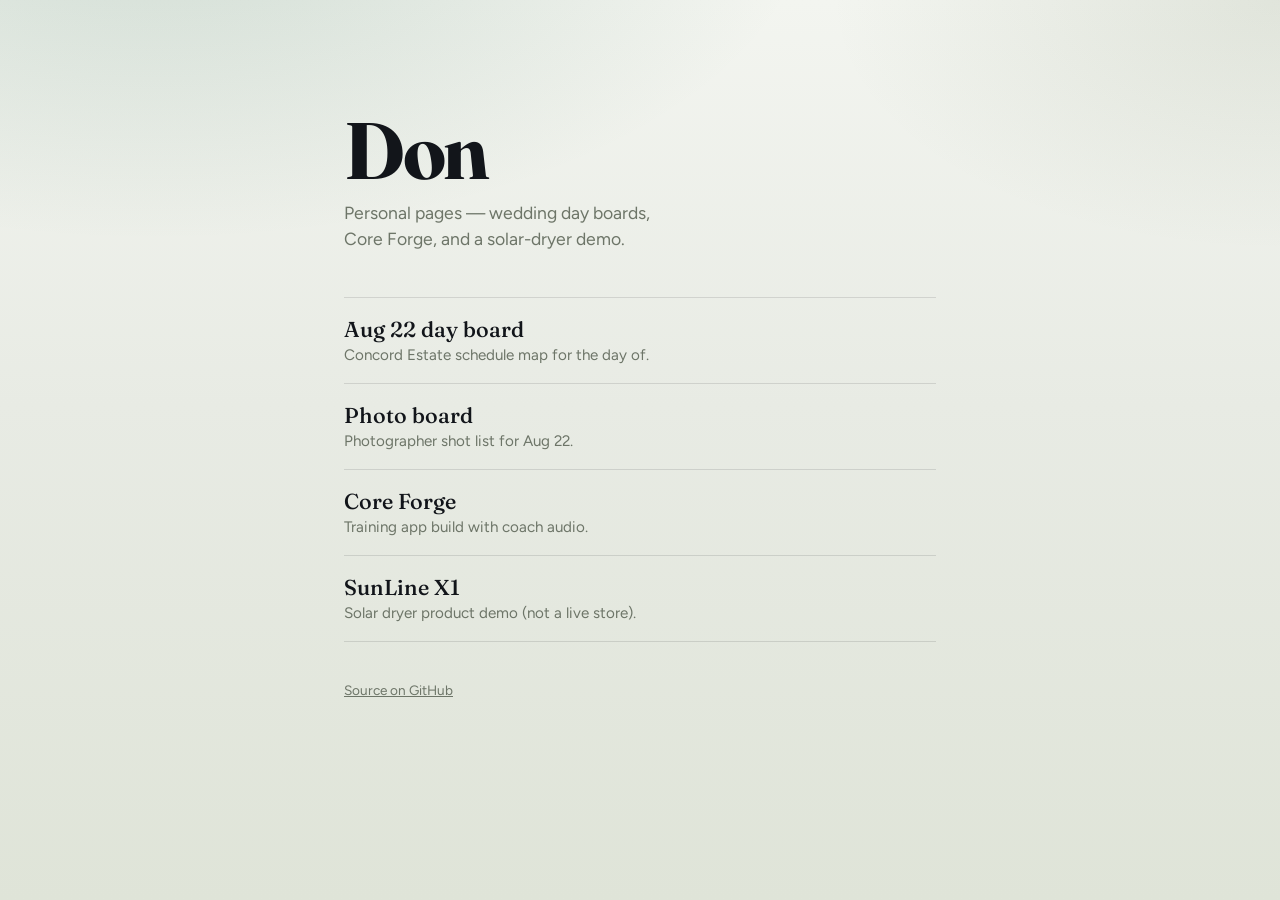
<file: index.html>
<!DOCTYPE html>
<html lang="en">
<head>
  <meta charset="UTF-8" />
  <meta name="viewport" content="width=device-width, initial-scale=1.0" />
  <title>Don — Pages</title>
  <meta name="description" content="Personal GitHub Pages for Don Hubbard." />
  <link rel="preconnect" href="https://fonts.googleapis.com" />
  <link rel="preconnect" href="https://fonts.gstatic.com" crossorigin />
  <link href="https://fonts.googleapis.com/css2?family=Fraunces:opsz,wght@9..144,500;9..144,700&family=Figtree:wght@400;500;600&display=swap" rel="stylesheet" />
  <style>
    :root {
      --ink: #12151a;
      --paper: #e8ebe4;
      --muted: #6d7568;
      --line: rgba(18, 21, 26, 0.12);
      --accent: #2f6b4f;
    }

    * { box-sizing: border-box; }

    body {
      margin: 0;
      min-height: 100dvh;
      color: var(--ink);
      font-family: Figtree, sans-serif;
      background:
        radial-gradient(1200px 600px at 12% -10%, rgba(47, 107, 79, 0.18), transparent 55%),
        radial-gradient(900px 500px at 100% 0%, rgba(90, 110, 70, 0.12), transparent 50%),
        linear-gradient(180deg, #f3f5f0 0%, var(--paper) 45%, #dfe4d8 100%);
    }

    main {
      max-width: 40rem;
      margin: 0 auto;
      padding: clamp(3.5rem, 12vw, 7rem) 1.5rem 4rem;
    }

    .brand {
      font-family: Fraunces, Georgia, serif;
      font-size: clamp(3.2rem, 12vw, 5rem);
      font-weight: 700;
      letter-spacing: -0.03em;
      line-height: 0.95;
      margin: 0 0 0.75rem;
      animation: rise 0.7s ease both;
    }

    .lede {
      margin: 0 0 2.75rem;
      max-width: 28ch;
      color: var(--muted);
      font-size: 1.1rem;
      line-height: 1.5;
      animation: rise 0.7s ease 0.08s both;
    }

    nav {
      display: grid;
      gap: 0;
      border-top: 1px solid var(--line);
      animation: rise 0.7s ease 0.16s both;
    }

    a.item {
      display: grid;
      gap: 0.2rem;
      padding: 1.15rem 0;
      border-bottom: 1px solid var(--line);
      color: inherit;
      text-decoration: none;
      transition: padding-left 0.2s ease, color 0.2s ease;
    }

    a.item:hover,
    a.item:focus-visible {
      color: var(--accent);
      padding-left: 0.4rem;
      outline: none;
    }

    .name {
      font-family: Fraunces, Georgia, serif;
      font-size: 1.35rem;
      font-weight: 500;
    }

    .desc {
      color: var(--muted);
      font-size: 0.95rem;
    }

    a.item:hover .desc,
    a.item:focus-visible .desc {
      color: inherit;
      opacity: 0.75;
    }

    footer {
      margin-top: 2.5rem;
      color: var(--muted);
      font-size: 0.85rem;
      animation: rise 0.7s ease 0.24s both;
    }

    footer a { color: inherit; }

    @keyframes rise {
      from { opacity: 0; transform: translateY(10px); }
      to { opacity: 1; transform: translateY(0); }
    }
  </style>
</head>
<body>
  <main>
    <h1 class="brand">Don</h1>
    <p class="lede">Personal pages — wedding day boards, Core Forge, and a solar-dryer demo.</p>
    <nav aria-label="Projects">
      <a class="item" href="aug22.html">
        <span class="name">Aug 22 day board</span>
        <span class="desc">Concord Estate schedule map for the day of.</span>
      </a>
      <a class="item" href="photo.html">
        <span class="name">Photo board</span>
        <span class="desc">Photographer shot list for Aug 22.</span>
      </a>
      <a class="item" href="coreforge/">
        <span class="name">Core Forge</span>
        <span class="desc">Training app build with coach audio.</span>
      </a>
      <a class="item" href="sunline/">
        <span class="name">SunLine X1</span>
        <span class="desc">Solar dryer product demo (not a live store).</span>
      </a>
    </nav>
    <footer>
      <a href="https://github.com/jetfan12345-hue/jetfan12345-hue.github.io">Source on GitHub</a>
    </footer>
  </main>
</body>
</html>
</file>
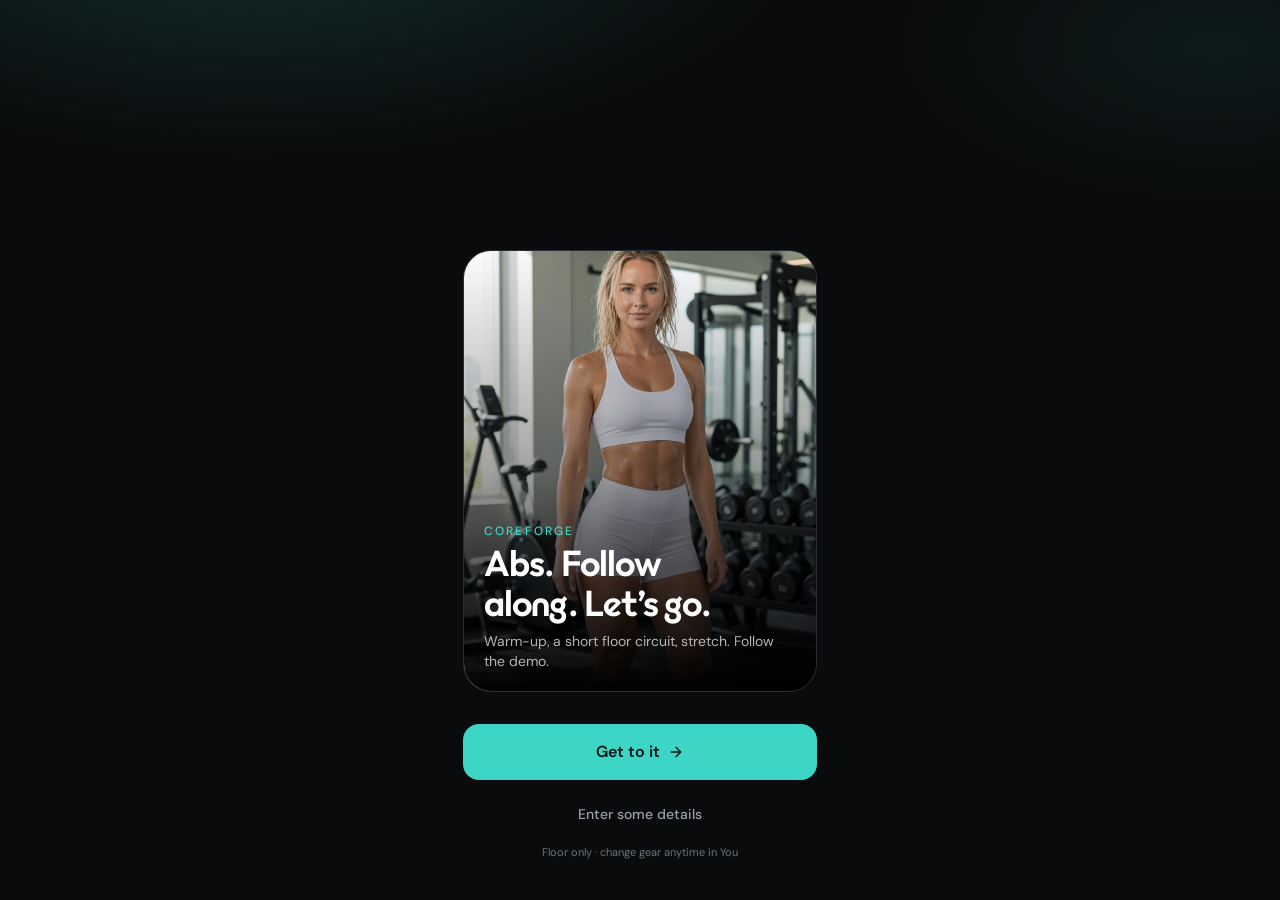
<file: coreforge/index.html>
<!doctype html>
<html lang="en">
  <head>
    <meta charset="utf-8" />
    <meta
      name="viewport"
      content="width=device-width, initial-scale=1, viewport-fit=cover"
    />
    <title>CoreForge — Ab Training</title>
    <meta
      name="description"
      content="Follow-along abs circuits with honest form demos, an optional 18+ trash-talk coach, and gear unlocks."
    />
    <meta name="theme-color" content="#0a0b0c" />
    <link rel="icon" href="data:," />
    <link
      rel="stylesheet"
      href="https://fonts.googleapis.com/css2?family=DM+Sans:ital,opsz,wght@0,9..40,400;0,9..40,500;0,9..40,600;0,9..40,700;1,9..40,400&family=Outfit:wght@500;600;700&display=swap"
    />
    <script type="module" crossorigin src="./assets/index.pages-DKYcb_m-.js"></script>
    <link rel="modulepreload" crossorigin href="./assets/jsx-runtime-KJkY8l8U.js">
    <link rel="modulepreload" crossorigin href="./assets/dist-BCTZPdD5.js">
    <link rel="modulepreload" crossorigin href="./assets/useStore-CfqQJmhs.js">
    <link rel="stylesheet" crossorigin href="./assets/index-DZV1_lYZ.css">
  </head>
  <body>
    <div id="root"></div>
  </body>
</html>
</file>
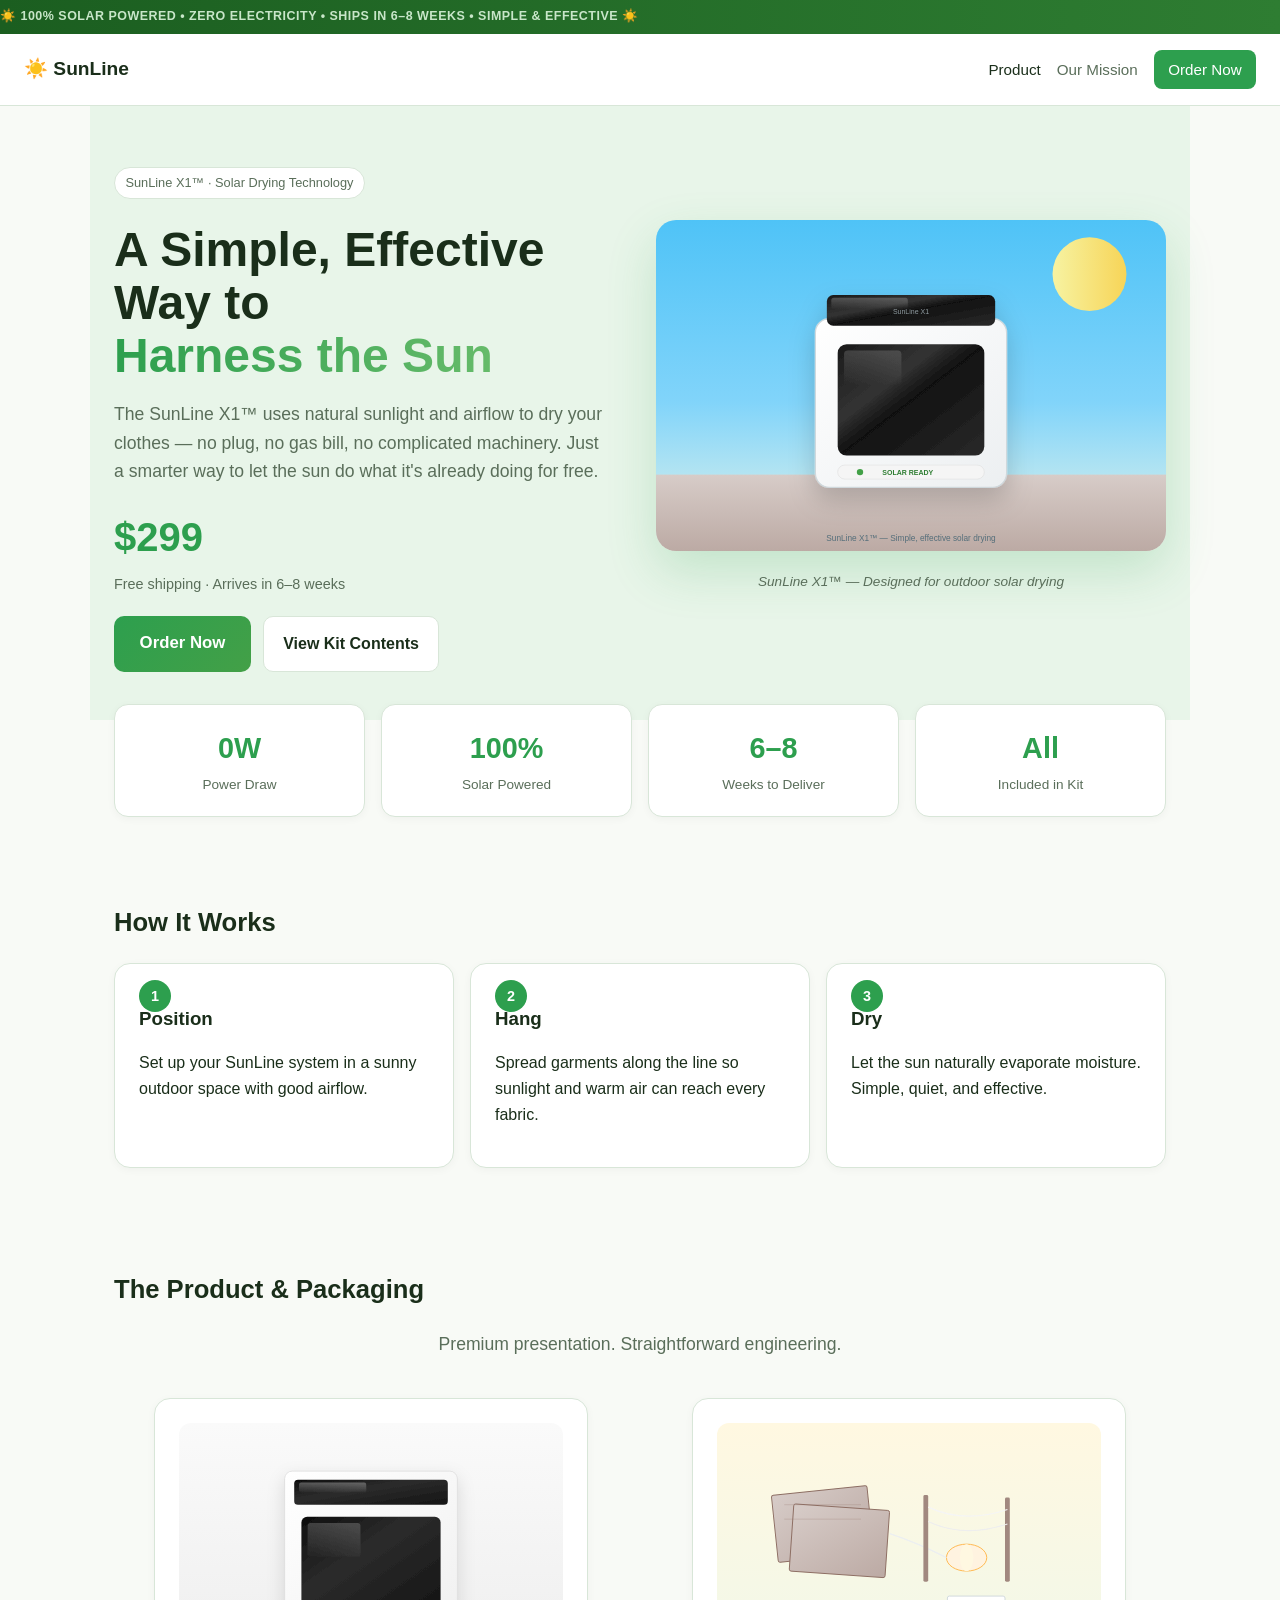
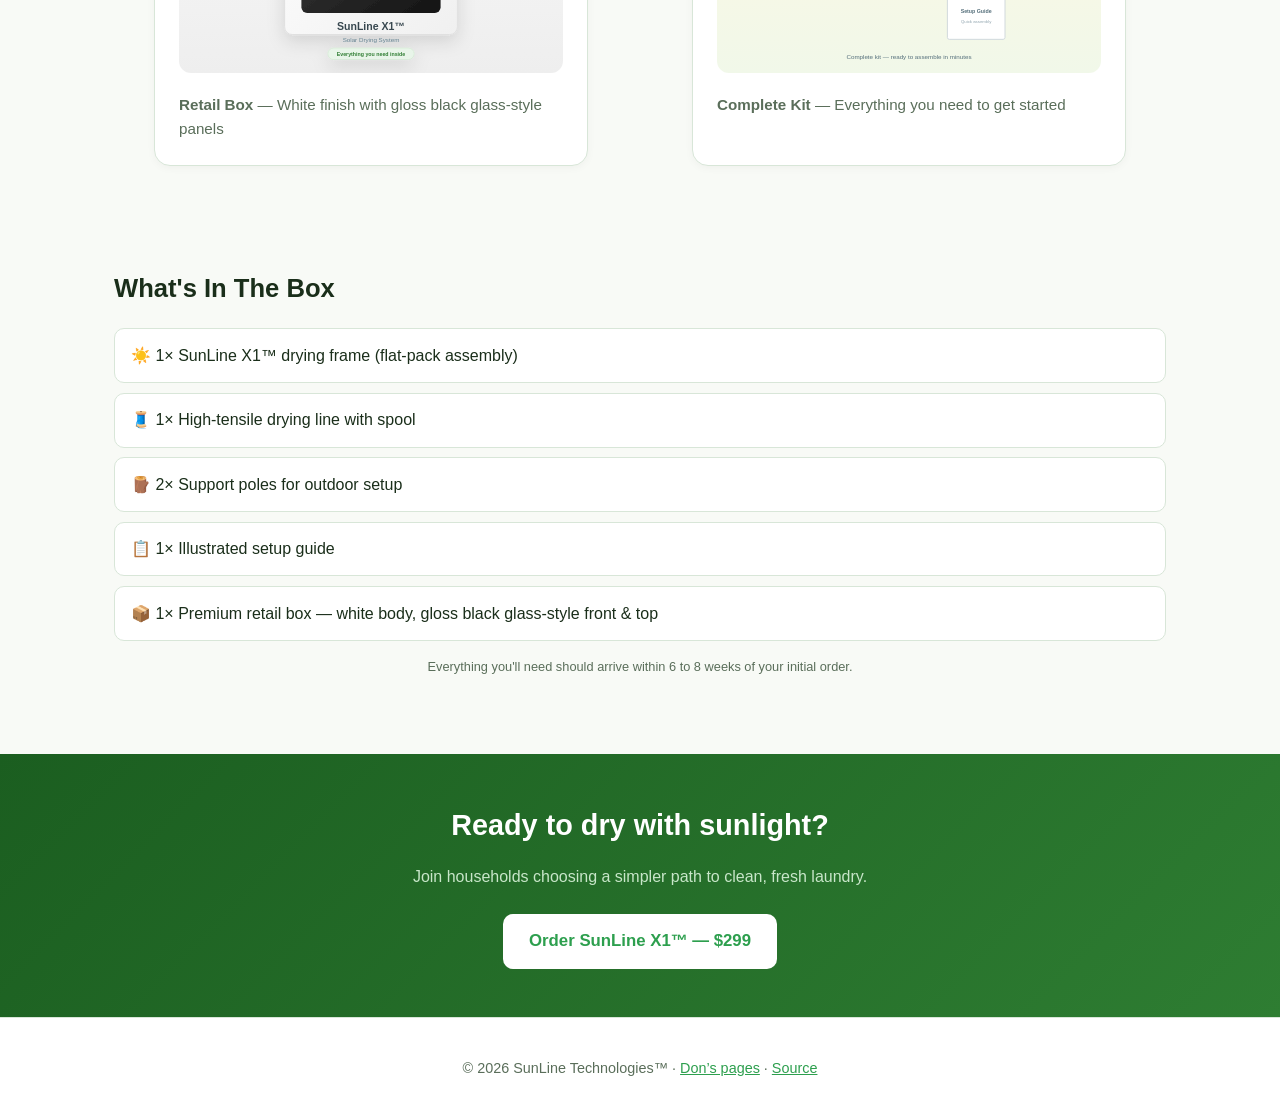
<file: sunline/index.html>
<!DOCTYPE html>
<html lang="en">
<head>
  <meta charset="UTF-8" />
  <meta name="viewport" content="width=device-width, initial-scale=1.0" />
  <title>SunLine X1™ — Solar-Powered Eco Dryer</title>
  <meta name="description" content="A simple, effective way to harness the sun's power for your laundry. Zero electricity. All sunshine." />
  <link rel="stylesheet" href="style.css" />
</head>
<body>
  <div class="marquee"><span>☀️ 100% SOLAR POWERED • ZERO ELECTRICITY • SHIPS IN 6–8 WEEKS • SIMPLE &amp; EFFECTIVE ☀️</span></div>

  <nav class="nav">
    <a class="logo" href="index.html">☀️ SunLine</a>
    <div class="links">
      <a href="index.html" class="active">Product</a>
      <a href="about.html">Our Mission</a>
      <a href="order.html" class="btn-nav">Order Now</a>
    </div>
  </nav>

  <main>
    <section class="hero">
      <div class="hero-text">
        <p class="badge">SunLine X1™ · Solar Drying Technology</p>
        <h1>A Simple, Effective Way to<br><span class="glow">Harness the Sun</span></h1>
        <p class="lead">
          The SunLine X1™ uses natural sunlight and airflow to dry your clothes —
          no plug, no gas bill, no complicated machinery. Just a smarter way to
          let the sun do what it's already doing for free.
        </p>
        <div class="price-row">
          <span class="price">$299</span>
          <span class="price-note">Free shipping · Arrives in 6–8 weeks</span>
        </div>
        <div class="actions">
          <a class="btn primary large" href="order.html">Order Now</a>
          <button class="btn" id="reality-toggle" type="button">View Kit Contents</button>
        </div>
      </div>
      <div class="hero-image">
        <img id="product-img" src="images/solar-dryer-hero.svg" alt="SunLine X1 solar dryer outdoors in sunlight" />
        <p id="img-caption" class="img-caption">SunLine X1™ — Designed for outdoor solar drying</p>
      </div>
    </section>

    <section class="stats">
      <div class="stat"><strong>0W</strong><span>Power Draw</span></div>
      <div class="stat"><strong>100%</strong><span>Solar Powered</span></div>
      <div class="stat"><strong>6–8</strong><span>Weeks to Deliver</span></div>
      <div class="stat"><strong>All</strong><span>Included in Kit</span></div>
    </section>

    <section class="page">
      <h2>How It Works</h2>
      <div class="steps">
        <article class="card step">
          <span class="step-num">1</span>
          <h3>Position</h3>
          <p>Set up your SunLine system in a sunny outdoor space with good airflow.</p>
        </article>
        <article class="card step">
          <span class="step-num">2</span>
          <h3>Hang</h3>
          <p>Spread garments along the line so sunlight and warm air can reach every fabric.</p>
        </article>
        <article class="card step">
          <span class="step-num">3</span>
          <h3>Dry</h3>
          <p>Let the sun naturally evaporate moisture. Simple, quiet, and effective.</p>
        </article>
      </div>
    </section>

    <section class="page reveal-section">
      <h2>The Product &amp; Packaging</h2>
      <p class="lead center">Premium presentation. Straightforward engineering.</p>
      <div class="compare">
        <figure class="card compare-card">
          <img src="images/solar-dryer-box.svg" alt="SunLine retail packaging" />
          <figcaption><strong>Retail Box</strong> — White finish with gloss black glass-style panels</figcaption>
        </figure>
        <figure class="card compare-card">
          <img src="images/solar-dryer-kit.svg" alt="Complete kit contents" />
          <figcaption><strong>Complete Kit</strong> — Everything you need to get started</figcaption>
        </figure>
      </div>
    </section>

    <section class="page">
      <h2>What's In The Box</h2>
      <ul class="specs">
        <li>☀️ 1× SunLine X1™ drying frame (flat-pack assembly)</li>
        <li>🧵 1× High-tensile drying line with spool</li>
        <li>🪵 2× Support poles for outdoor setup</li>
        <li>📋 1× Illustrated setup guide</li>
        <li>📦 1× Premium retail box — white body, gloss black glass-style front &amp; top</li>
      </ul>
      <p class="fine center">Everything you'll need should arrive within 6 to 8 weeks of your initial order.</p>
    </section>

    <section class="cta-banner">
      <h2>Ready to dry with sunlight?</h2>
      <p>Join households choosing a simpler path to clean, fresh laundry.</p>
      <a class="btn primary large" href="order.html">Order SunLine X1™ — $299</a>
    </section>
  </main>

  <footer>
    <p>© <span id="year"></span> SunLine Technologies™ · <a href="../">Don’s pages</a> · <a href="https://github.com/jetfan12345-hue/jetfan12345-hue.github.io">Source</a></p>
  </footer>
  <script src="script.js"></script>
</body>
</html>
</file>
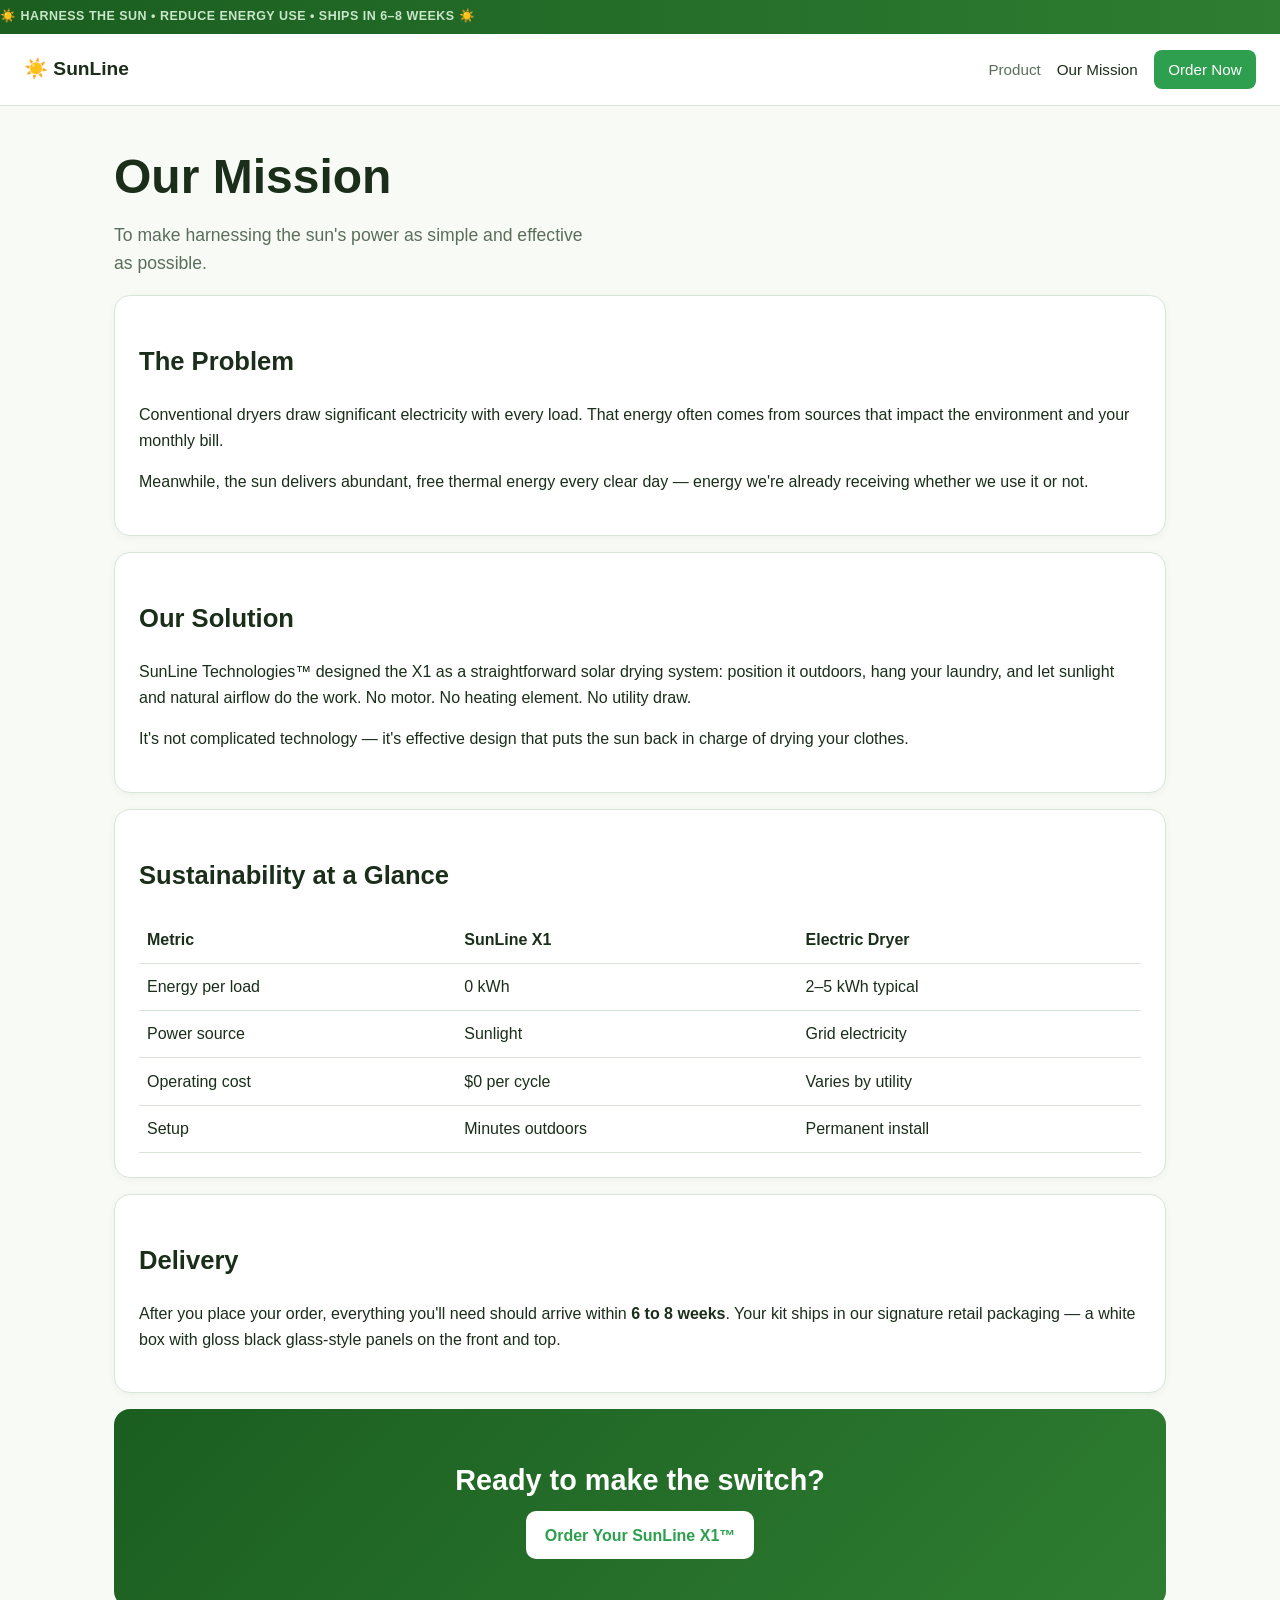
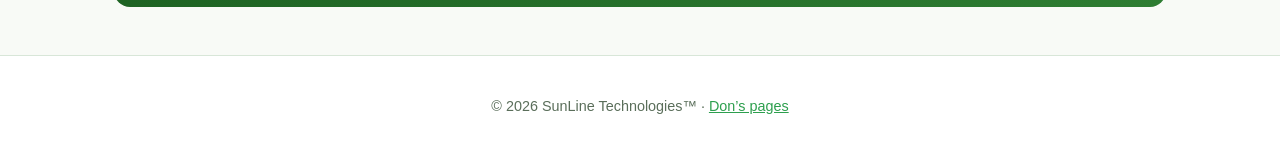
<file: about.html>
<!DOCTYPE html>
<html lang="en">
<head>
  <meta charset="UTF-8" />
  <meta http-equiv="refresh" content="0; url=sunline/about.html" />
  <link rel="canonical" href="sunline/about.html" />
  <title>Redirecting to SunLine…</title>
  <script>location.replace("sunline/about.html");</script>
</head>
<body>
  <p><a href="sunline/about.html">Continue to SunLine — Our Mission</a></p>
</body>
</html>
</file>
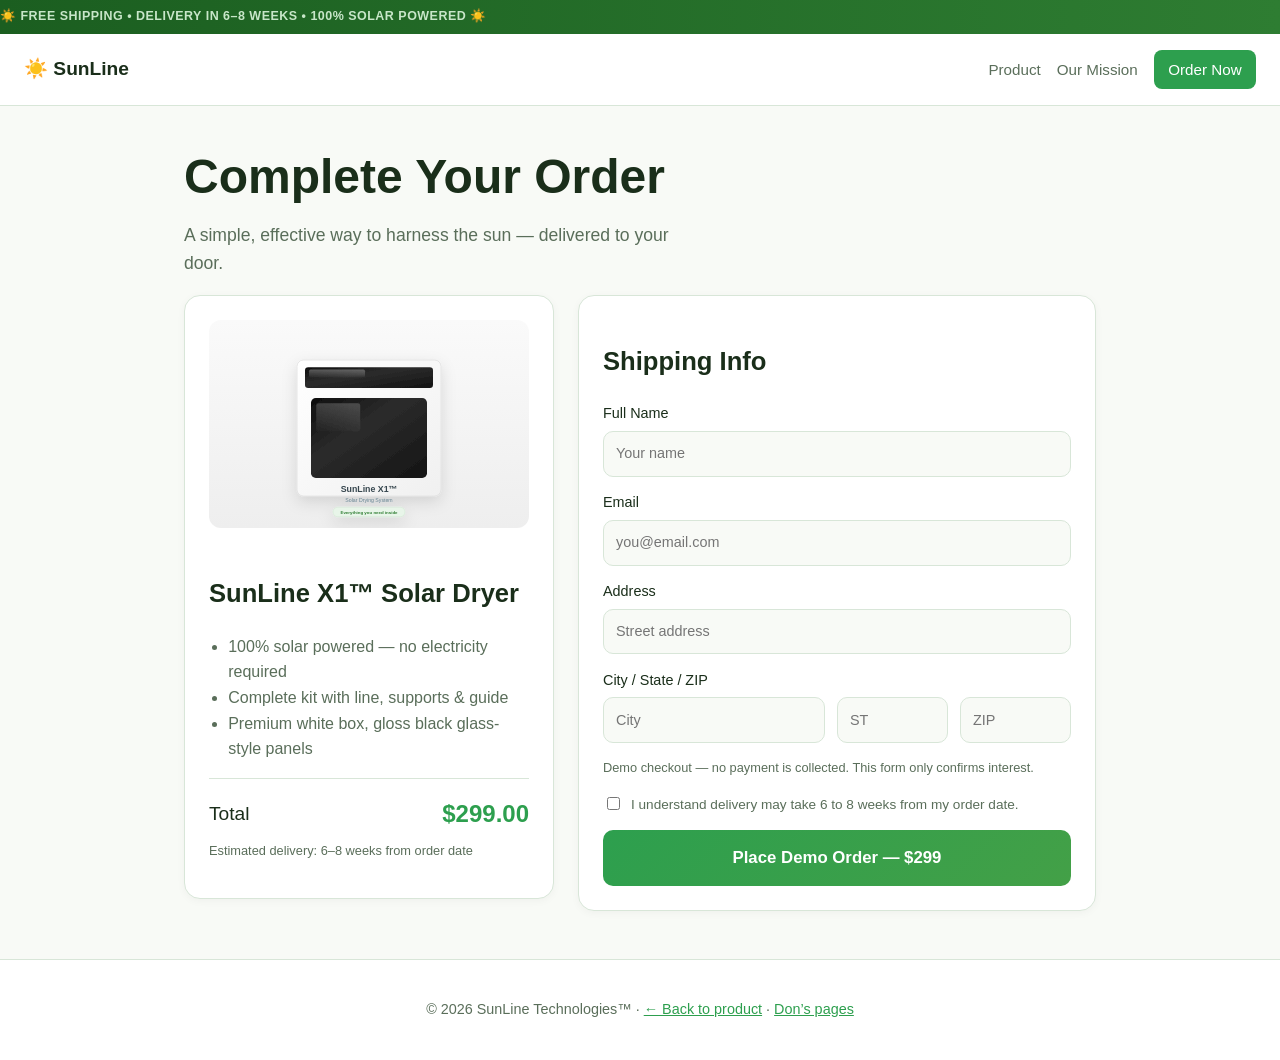
<file: order.html>
<!DOCTYPE html>
<html lang="en">
<head>
  <meta charset="UTF-8" />
  <meta http-equiv="refresh" content="0; url=sunline/order.html" />
  <link rel="canonical" href="sunline/order.html" />
  <title>Redirecting to SunLine…</title>
  <script>location.replace("sunline/order.html");</script>
</head>
<body>
  <p><a href="sunline/order.html">Continue to SunLine — Order</a></p>
</body>
</html>
</file>
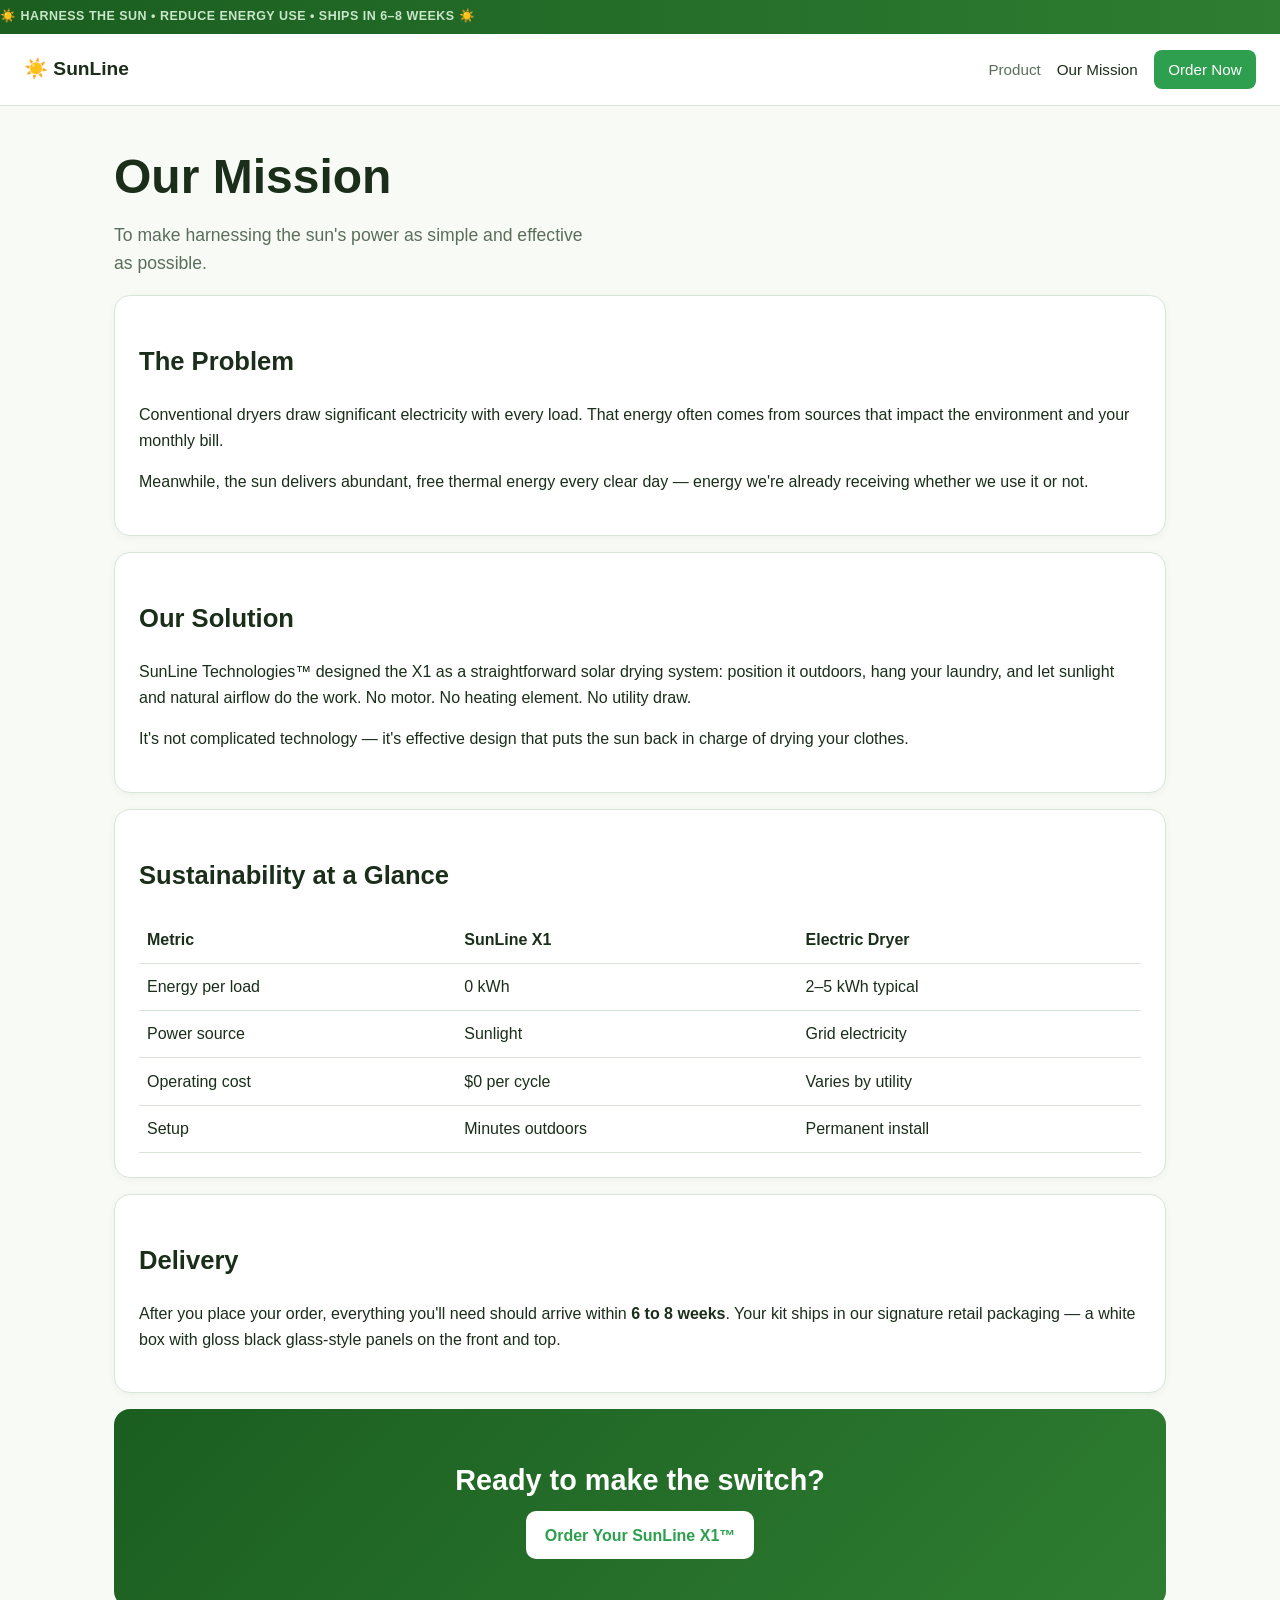
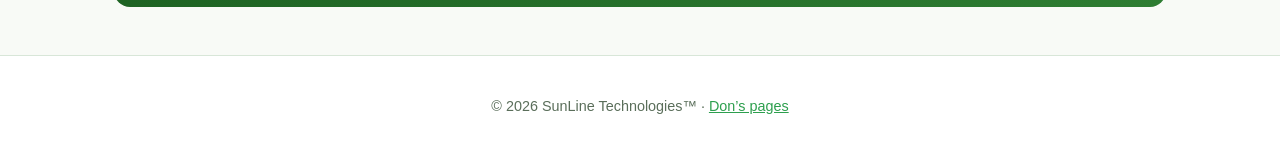
<file: sunline/about.html>
<!DOCTYPE html>
<html lang="en">
<head>
  <meta charset="UTF-8" />
  <meta name="viewport" content="width=device-width, initial-scale=1.0" />
  <title>Our Mission — SunLine</title>
  <link rel="stylesheet" href="style.css" />
</head>
<body>
  <div class="marquee"><span>☀️ HARNESS THE SUN • REDUCE ENERGY USE • SHIPS IN 6–8 WEEKS ☀️</span></div>

  <nav class="nav">
    <a class="logo" href="index.html">☀️ SunLine</a>
    <div class="links">
      <a href="index.html">Product</a>
      <a href="about.html" class="active">Our Mission</a>
      <a href="order.html" class="btn-nav">Order Now</a>
    </div>
  </nav>

  <main class="page">
    <h1>Our Mission</h1>
    <p class="lead">To make harnessing the sun's power as simple and effective as possible.</p>

    <section class="card">
      <h2>The Problem</h2>
      <p>
        Conventional dryers draw significant electricity with every load. That energy
        often comes from sources that impact the environment and your monthly bill.
      </p>
      <p>
        Meanwhile, the sun delivers abundant, free thermal energy every clear day —
        energy we're already receiving whether we use it or not.
      </p>
    </section>

    <section class="card">
      <h2>Our Solution</h2>
      <p>
        SunLine Technologies™ designed the X1 as a straightforward solar drying system:
        position it outdoors, hang your laundry, and let sunlight and natural airflow
        do the work. No motor. No heating element. No utility draw.
      </p>
      <p>
        It's not complicated technology — it's effective design that puts the sun
        back in charge of drying your clothes.
      </p>
    </section>

    <section class="card">
      <h2>Sustainability at a Glance</h2>
      <table class="table">
        <tr><th>Metric</th><th>SunLine X1</th><th>Electric Dryer</th></tr>
        <tr><td>Energy per load</td><td>0 kWh</td><td>2–5 kWh typical</td></tr>
        <tr><td>Power source</td><td>Sunlight</td><td>Grid electricity</td></tr>
        <tr><td>Operating cost</td><td>$0 per cycle</td><td>Varies by utility</td></tr>
        <tr><td>Setup</td><td>Minutes outdoors</td><td>Permanent install</td></tr>
      </table>
    </section>

    <section class="card">
      <h2>Delivery</h2>
      <p>
        After you place your order, everything you'll need should arrive within
        <strong>6 to 8 weeks</strong>. Your kit ships in our signature retail packaging —
        a white box with gloss black glass-style panels on the front and top.
      </p>
    </section>

    <section class="cta-banner inline">
      <h2>Ready to make the switch?</h2>
      <a class="btn primary" href="order.html">Order Your SunLine X1™</a>
    </section>
  </main>

  <footer>
    <p>© <span id="year"></span> SunLine Technologies™ · <a href="../">Don’s pages</a></p>
  </footer>
  <script src="script.js"></script>
</body>
</html>
</file>
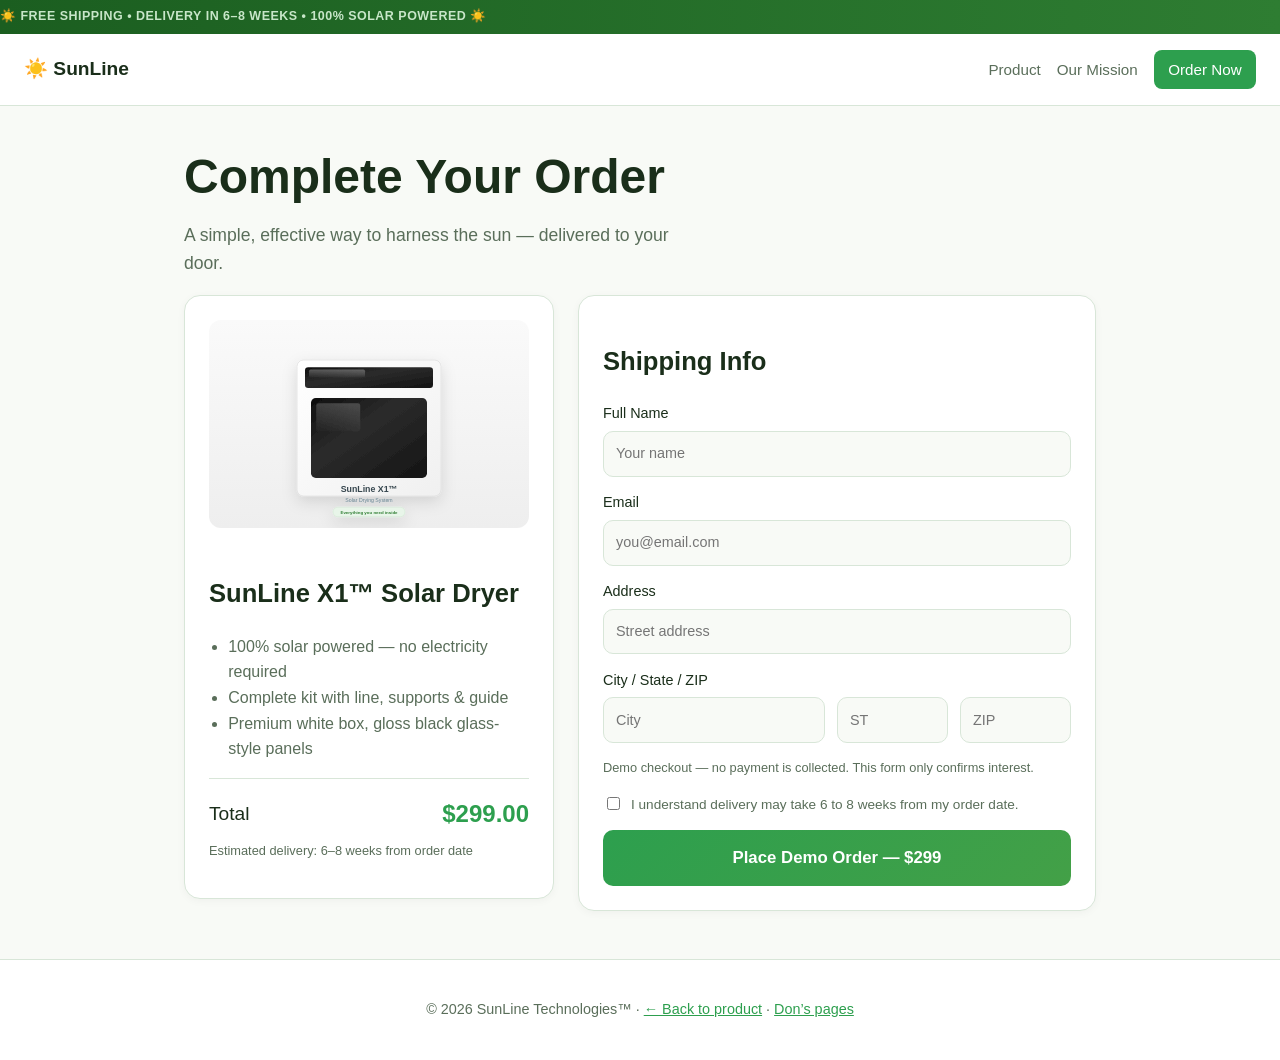
<file: sunline/order.html>
<!DOCTYPE html>
<html lang="en">
<head>
  <meta charset="UTF-8" />
  <meta name="viewport" content="width=device-width, initial-scale=1.0" />
  <title>Order — SunLine X1™</title>
  <link rel="stylesheet" href="style.css" />
</head>
<body>
  <div class="marquee"><span>☀️ FREE SHIPPING • DELIVERY IN 6–8 WEEKS • 100% SOLAR POWERED ☀️</span></div>

  <nav class="nav">
    <a class="logo" href="index.html">☀️ SunLine</a>
    <div class="links">
      <a href="index.html">Product</a>
      <a href="about.html">Our Mission</a>
      <a href="order.html" class="active btn-nav">Order Now</a>
    </div>
  </nav>

  <main class="page order-page">
    <h1>Complete Your Order</h1>
    <p class="lead">A simple, effective way to harness the sun — delivered to your door.</p>

    <div class="order-layout">
      <section class="card order-summary">
        <img src="images/solar-dryer-box.svg" alt="SunLine X1 packaging" class="order-thumb" />
        <h2>SunLine X1™ Solar Dryer</h2>
        <ul class="order-details">
          <li>100% solar powered — no electricity required</li>
          <li>Complete kit with line, supports &amp; guide</li>
          <li>Premium white box, gloss black glass-style panels</li>
        </ul>
        <div class="order-total">
          <span>Total</span>
          <strong>$299.00</strong>
        </div>
        <p class="fine">Estimated delivery: 6–8 weeks from order date</p>
      </section>

      <form class="card order-form" onsubmit="return handleOrder(event)">
        <h2>Shipping Info</h2>
        <label>Full Name <input type="text" placeholder="Your name" required /></label>
        <label>Email <input type="email" placeholder="you@email.com" required /></label>
        <label>Address <input type="text" placeholder="Street address" required /></label>
        <label>City / State / ZIP
          <div class="row-3">
            <input type="text" placeholder="City" required />
            <input type="text" placeholder="ST" required />
            <input type="text" placeholder="ZIP" required />
          </div>
        </label>

        <p class="fine">Demo checkout — no payment is collected. This form only confirms interest.</p>

        <label class="checkbox">
          <input type="checkbox" required />
          I understand delivery may take 6 to 8 weeks from my order date.
        </label>

        <button class="btn primary large full" type="submit">Place Demo Order — $299</button>
        <p id="order-msg" class="form-msg" hidden>
          Thank you! Your SunLine X1™ demo order has been noted. Expect delivery in 6–8 weeks.
        </p>
      </form>
    </div>
  </main>

  <footer>
    <p>© <span id="year"></span> SunLine Technologies™ · <a href="index.html">← Back to product</a> · <a href="../">Don’s pages</a></p>
  </footer>
  <script src="script.js"></script>
</body>
</html>
</file>
<file: coreforge/assets/index-DZV1_lYZ.css>
.rdp-root{--rdp-accent-color:blue;--rdp-accent-background-color:#f0f0ff;--rdp-day-height:44px;--rdp-day-width:44px;--rdp-day_button-border-radius:100%;--rdp-day_button-border:2px solid transparent;--rdp-day_button-height:42px;--rdp-day_button-width:42px;--rdp-selected-border:2px solid var(--rdp-accent-color);--rdp-disabled-opacity:.5;--rdp-outside-opacity:.75;--rdp-today-color:var(--rdp-accent-color);--rdp-dropdown-gap:.5rem;--rdp-months-gap:2rem;--rdp-nav_button-disabled-opacity:.5;--rdp-nav_button-height:2.25rem;--rdp-nav_button-width:2.25rem;--rdp-nav-height:2.75rem;--rdp-range_middle-background-color:var(--rdp-accent-background-color);--rdp-range_middle-color:inherit;--rdp-range_start-color:white;--rdp-range_start-background:linear-gradient(var(--rdp-gradient-direction), transparent 50%, var(--rdp-range_middle-background-color) 50%);--rdp-range_start-date-background-color:var(--rdp-accent-color);--rdp-range_end-background:linear-gradient(var(--rdp-gradient-direction), var(--rdp-range_middle-background-color) 50%, transparent 50%);--rdp-range_end-color:white;--rdp-range_end-date-background-color:var(--rdp-accent-color);--rdp-week_number-border-radius:100%;--rdp-week_number-border:2px solid transparent;--rdp-week_number-height:var(--rdp-day-height);--rdp-week_number-opacity:.75;--rdp-week_number-width:var(--rdp-day-width);--rdp-weeknumber-text-align:center;--rdp-weekday-opacity:.75;--rdp-weekday-padding:.5rem 0rem;--rdp-weekday-text-align:center;--rdp-gradient-direction:90deg;--rdp-animation_duration:.3s;--rdp-animation_timing:cubic-bezier(.4, 0, .2, 1)}.rdp-root[dir=rtl]{--rdp-gradient-direction:-90deg}.rdp-root[data-broadcast-calendar=true]{--rdp-outside-opacity:unset}.rdp-root{box-sizing:border-box;position:relative}.rdp-root *{box-sizing:border-box}.rdp-day{width:var(--rdp-day-width);height:var(--rdp-day-height);text-align:center}.rdp-day_button{cursor:pointer;font:inherit;color:inherit;width:var(--rdp-day_button-width);height:var(--rdp-day_button-height);border:var(--rdp-day_button-border);border-radius:var(--rdp-day_button-border-radius);background:0 0;justify-content:center;align-items:center;margin:0;padding:0;display:flex}.rdp-day_button:disabled{cursor:revert}.rdp-caption_label{z-index:1;white-space:nowrap;border:0;align-items:center;display:inline-flex;position:relative}.rdp-dropdown:focus-visible~.rdp-caption_label{outline:5px auto highlight;outline:5px auto -webkit-focus-ring-color}.rdp-button_next,.rdp-button_previous{cursor:pointer;font:inherit;color:inherit;appearance:none;width:var(--rdp-nav_button-width);height:var(--rdp-nav_button-height);background:0 0;border:none;justify-content:center;align-items:center;margin:0;padding:0;display:inline-flex;position:relative}.rdp-button_next:disabled,.rdp-button_next[aria-disabled=true],.rdp-button_previous:disabled,.rdp-button_previous[aria-disabled=true]{cursor:revert;opacity:var(--rdp-nav_button-disabled-opacity)}.rdp-chevron{fill:var(--rdp-accent-color);display:inline-block}.rdp-root[dir=rtl] .rdp-nav .rdp-chevron{transform-origin:50%;transform:rotate(180deg)}.rdp-dropdowns{align-items:center;gap:var(--rdp-dropdown-gap);display:inline-flex;position:relative}.rdp-dropdown{z-index:2;opacity:0;appearance:none;width:100%;cursor:inherit;line-height:inherit;border:none;margin:0;padding:0;position:absolute;inset-block:0;inset-inline-start:0}.rdp-dropdown_root{align-items:center;display:inline-flex;position:relative}.rdp-dropdown_root[data-disabled=true] .rdp-chevron{opacity:var(--rdp-disabled-opacity)}.rdp-month_caption{height:var(--rdp-nav-height);align-content:center;font-size:large;font-weight:700;display:flex}.rdp-root[data-nav-layout=around] .rdp-month,.rdp-root[data-nav-layout=after] .rdp-month{position:relative}.rdp-root[data-nav-layout=around] .rdp-month_caption{justify-content:center;margin-inline-start:var(--rdp-nav_button-width);margin-inline-end:var(--rdp-nav_button-width);position:relative}.rdp-root[data-nav-layout=around] .rdp-button_previous{inset-inline-start:0;height:var(--rdp-nav-height);display:inline-flex;position:absolute;top:0}.rdp-root[data-nav-layout=around] .rdp-button_next{inset-inline-end:0;height:var(--rdp-nav-height);justify-content:center;display:inline-flex;position:absolute;top:0}.rdp-months{gap:var(--rdp-months-gap);flex-wrap:wrap;max-width:fit-content;display:flex;position:relative}.rdp-month_grid{border-collapse:collapse}.rdp-nav{height:var(--rdp-nav-height);align-items:center;display:flex;position:absolute;inset-block-start:0;inset-inline-end:0}.rdp-weekday{opacity:var(--rdp-weekday-opacity);padding:var(--rdp-weekday-padding);text-align:var(--rdp-weekday-text-align);text-transform:var(--rdp-weekday-text-transform);font-size:smaller;font-weight:500}.rdp-week_number{opacity:var(--rdp-week_number-opacity);height:var(--rdp-week_number-height);width:var(--rdp-week_number-width);border:var(--rdp-week_number-border);border-radius:var(--rdp-week_number-border-radius);text-align:var(--rdp-weeknumber-text-align);font-size:small;font-weight:400}.rdp-today:not(.rdp-outside){color:var(--rdp-today-color)}.rdp-selected{font-size:large;font-weight:700}.rdp-selected .rdp-day_button{border:var(--rdp-selected-border)}.rdp-outside{opacity:var(--rdp-outside-opacity)}.rdp-disabled:not(.rdp-selected){opacity:var(--rdp-disabled-opacity)}.rdp-hidden{visibility:hidden;color:var(--rdp-range_start-color)}.rdp-range_start{background:var(--rdp-range_start-background)}.rdp-range_start .rdp-day_button{background-color:var(--rdp-range_start-date-background-color);color:var(--rdp-range_start-color)}.rdp-range_middle{background-color:var(--rdp-range_middle-background-color)}.rdp-range_middle .rdp-day_button{border:unset;border-radius:unset;color:var(--rdp-range_middle-color)}.rdp-range_end{background:var(--rdp-range_end-background);color:var(--rdp-range_end-color)}.rdp-range_end .rdp-day_button{color:var(--rdp-range_start-color);background-color:var(--rdp-range_end-date-background-color)}.rdp-range_start.rdp-range_end{background:revert}.rdp-focusable{cursor:pointer}@keyframes rdp-slide_in_left{0%{transform:translate(-100%)}to{transform:translate(0)}}@keyframes rdp-slide_in_right{0%{transform:translate(100%)}to{transform:translate(0)}}@keyframes rdp-slide_out_left{0%{transform:translate(0)}to{transform:translate(-100%)}}@keyframes rdp-slide_out_right{0%{transform:translate(0)}to{transform:translate(100%)}}.rdp-weeks_before_enter{animation:rdp-slide_in_left var(--rdp-animation_duration) var(--rdp-animation_timing) forwards}.rdp-weeks_before_exit{animation:rdp-slide_out_left var(--rdp-animation_duration) var(--rdp-animation_timing) forwards}.rdp-weeks_after_enter{animation:rdp-slide_in_right var(--rdp-animation_duration) var(--rdp-animation_timing) forwards}.rdp-weeks_after_exit{animation:rdp-slide_out_right var(--rdp-animation_duration) var(--rdp-animation_timing) forwards}.rdp-root[dir=rtl] .rdp-weeks_after_enter{animation:rdp-slide_in_left var(--rdp-animation_duration) var(--rdp-animation_timing) forwards}.rdp-root[dir=rtl] .rdp-weeks_before_exit{animation:rdp-slide_out_right var(--rdp-animation_duration) var(--rdp-animation_timing) forwards}.rdp-root[dir=rtl] .rdp-weeks_before_enter{animation:rdp-slide_in_right var(--rdp-animation_duration) var(--rdp-animation_timing) forwards}.rdp-root[dir=rtl] .rdp-weeks_after_exit{animation:rdp-slide_out_left var(--rdp-animation_duration) var(--rdp-animation_timing) forwards}@keyframes rdp-fade_in{0%{opacity:0}to{opacity:1}}@keyframes rdp-fade_out{0%{opacity:1}to{opacity:0}}.rdp-caption_after_enter{animation:rdp-fade_in var(--rdp-animation_duration) var(--rdp-animation_timing) forwards}.rdp-caption_after_exit{animation:rdp-fade_out var(--rdp-animation_duration) var(--rdp-animation_timing) forwards}.rdp-caption_before_enter{animation:rdp-fade_in var(--rdp-animation_duration) var(--rdp-animation_timing) forwards}.rdp-caption_before_exit{animation:rdp-fade_out var(--rdp-animation_duration) var(--rdp-animation_timing) forwards}@layer properties{@supports (((-webkit-hyphens:none)) and (not (margin-trim:inline))) or ((-moz-orient:inline) and (not (color:rgb(from red r g b)))){*,:before,:after,::backdrop{--tw-translate-x:0;--tw-translate-y:0;--tw-translate-z:0;--tw-rotate-x:initial;--tw-rotate-y:initial;--tw-rotate-z:initial;--tw-skew-x:initial;--tw-skew-y:initial;--tw-space-y-reverse:0;--tw-border-style:solid;--tw-gradient-position:initial;--tw-gradient-from:#0000;--tw-gradient-via:#0000;--tw-gradient-to:#0000;--tw-gradient-stops:initial;--tw-gradient-via-stops:initial;--tw-gradient-from-position:0%;--tw-gradient-via-position:50%;--tw-gradient-to-position:100%;--tw-leading:initial;--tw-font-weight:initial;--tw-tracking:initial;--tw-shadow:0 0 #0000;--tw-shadow-color:initial;--tw-shadow-alpha:100%;--tw-inset-shadow:0 0 #0000;--tw-inset-shadow-color:initial;--tw-inset-shadow-alpha:100%;--tw-ring-color:initial;--tw-ring-shadow:0 0 #0000;--tw-inset-ring-color:initial;--tw-inset-ring-shadow:0 0 #0000;--tw-ring-inset:initial;--tw-ring-offset-width:0px;--tw-ring-offset-color:#fff;--tw-ring-offset-shadow:0 0 #0000;--tw-outline-style:solid;--tw-blur:initial;--tw-brightness:initial;--tw-contrast:initial;--tw-grayscale:initial;--tw-hue-rotate:initial;--tw-invert:initial;--tw-opacity:initial;--tw-saturate:initial;--tw-sepia:initial;--tw-drop-shadow:initial;--tw-drop-shadow-color:initial;--tw-drop-shadow-alpha:100%;--tw-drop-shadow-size:initial;--tw-backdrop-blur:initial;--tw-backdrop-brightness:initial;--tw-backdrop-contrast:initial;--tw-backdrop-grayscale:initial;--tw-backdrop-hue-rotate:initial;--tw-backdrop-invert:initial;--tw-backdrop-opacity:initial;--tw-backdrop-saturate:initial;--tw-backdrop-sepia:initial;--tw-duration:initial;--tw-ease:initial;--tw-animation-delay:0s;--tw-animation-direction:normal;--tw-animation-duration:initial;--tw-animation-fill-mode:none;--tw-animation-iteration-count:1;--tw-enter-blur:0;--tw-enter-opacity:1;--tw-enter-rotate:0;--tw-enter-scale:1;--tw-enter-translate-x:0;--tw-enter-translate-y:0;--tw-exit-blur:0;--tw-exit-opacity:1;--tw-exit-rotate:0;--tw-exit-scale:1;--tw-exit-translate-x:0;--tw-exit-translate-y:0}}}@layer theme{:root,:host{--font-sans:"DM Sans", "Segoe UI", system-ui, -apple-system, sans-serif;--font-mono:"JetBrains Mono", ui-monospace, "SF Mono", Menlo, monospace;--color-black:#000;--color-white:#fff;--spacing:.25rem;--container-sm:24rem;--container-md:28rem;--container-lg:32rem;--container-3xl:48rem;--text-xs:.75rem;--text-xs--line-height:calc(1 / .75);--text-sm:.875rem;--text-sm--line-height:calc(1.25 / .875);--text-base:1rem;--text-base--line-height:calc(1.5 / 1);--text-lg:1.125rem;--text-lg--line-height:calc(1.75 / 1.125);--text-xl:1.25rem;--text-xl--line-height:calc(1.75 / 1.25);--text-2xl:1.5rem;--text-2xl--line-height:calc(2 / 1.5);--text-3xl:1.875rem;--text-3xl--line-height:calc(2.25 / 1.875);--text-4xl:2.25rem;--text-4xl--line-height:calc(2.5 / 2.25);--text-5xl:3rem;--text-5xl--line-height:1;--text-7xl:4.5rem;--text-7xl--line-height:1;--font-weight-normal:400;--font-weight-medium:500;--font-weight-semibold:600;--font-weight-bold:700;--font-weight-black:900;--tracking-tight:-.025em;--tracking-wide:.025em;--leading-tight:1.25;--leading-snug:1.375;--radius-sm:8px;--radius-md:12px;--radius-lg:16px;--radius-xl:24px;--radius-2xl:32px;--ease-out:cubic-bezier(0, 0, .2, 1);--animate-pulse:pulse 2s cubic-bezier(.4, 0, .6, 1) infinite;--blur-sm:8px;--blur-md:12px;--default-transition-duration:.15s;--default-transition-timing-function:cubic-bezier(.4, 0, .2, 1);--default-font-family:var(--font-sans);--default-mono-font-family:var(--font-mono);--color-bg:#0a0b0c;--color-surface:#121416;--color-surface-2:#1a1d21;--color-surface-3:#22262b;--color-fg:#f2f3f4;--color-muted:#9aa1a9;--color-subtle:#6b737c;--color-border:#2a2f36;--color-border-strong:#3a414a;--color-primary:#3dd6c6;--color-primary-fg:#041412;--color-accent:#c9d4dc;--color-accent-fg:#0a0b0c;--color-danger:#f07178;--color-success:#7fd99a;--color-warn:#d4a574;--color-ring:#3dd6c6;--font-display:"Outfit", "Segoe UI", system-ui, sans-serif;--shadow-soft:0 8px 30px #00000059;--shadow-card:0 1px 0 #ffffff0a inset, 0 8px 24px #00000047}}@layer base{*,:after,:before,::backdrop{box-sizing:border-box;border:0 solid;margin:0;padding:0}::file-selector-button{box-sizing:border-box;border:0 solid;margin:0;padding:0}html,:host{-webkit-text-size-adjust:100%;tab-size:4;line-height:1.5;font-family:var(--default-font-family,-apple-system, BlinkMacSystemFont, "Segoe UI", Roboto, "Helvetica Neue", "Noto Sans", Arial, sans-serif, "Apple Color Emoji", "Segoe UI Emoji", "Segoe UI Symbol", "Noto Color Emoji");font-feature-settings:var(--default-font-feature-settings,normal);font-variation-settings:var(--default-font-variation-settings,normal);-webkit-tap-highlight-color:transparent}hr{height:0;color:inherit;border-top-width:1px}abbr:where([title]){-webkit-text-decoration:underline dotted;text-decoration:underline dotted}h1,h2,h3,h4,h5,h6{font-size:inherit;font-weight:inherit}a{color:inherit;-webkit-text-decoration:inherit;-webkit-text-decoration:inherit;-webkit-text-decoration:inherit;-webkit-text-decoration:inherit;text-decoration:inherit}b,strong{font-weight:bolder}code,kbd,samp,pre{font-family:var(--default-mono-font-family,ui-monospace, SFMono-Regular, Menlo, Monaco, Consolas, "Liberation Mono", "Courier New", monospace);font-feature-settings:var(--default-mono-font-feature-settings,normal);font-variation-settings:var(--default-mono-font-variation-settings,normal);font-size:1em}small{font-size:80%}sub,sup{vertical-align:baseline;font-size:75%;line-height:0;position:relative}sub{bottom:-.25em}sup{top:-.5em}table{text-indent:0;border-color:inherit;border-collapse:collapse}:-moz-focusring:where(:not(iframe)){outline:auto}progress{vertical-align:baseline}summary{display:list-item}ol,ul,menu{list-style:none}img,svg,video,canvas,audio,iframe,embed,object{vertical-align:middle;display:block}img,video{max-width:100%;height:auto}button,input,select,optgroup,textarea{font:inherit;font-feature-settings:inherit;font-variation-settings:inherit;letter-spacing:inherit;color:inherit;opacity:1;background-color:#0000;border-radius:0}::file-selector-button{font:inherit;font-feature-settings:inherit;font-variation-settings:inherit;letter-spacing:inherit;color:inherit;opacity:1;background-color:#0000;border-radius:0}:where(select:is([multiple],[size])) optgroup{font-weight:bolder}:where(select:is([multiple],[size])) optgroup option{padding-inline-start:20px}::file-selector-button{margin-inline-end:4px}::placeholder{opacity:1}@supports (not ((-webkit-appearance:-apple-pay-button))) or (contain-intrinsic-size:1px){::placeholder{color:currentColor}@supports (color:color-mix(in lab, red, red)){::placeholder{color:color-mix(in oklab, currentcolor 50%, transparent)}}}textarea{resize:vertical}::-webkit-search-decoration{-webkit-appearance:none}::-webkit-date-and-time-value{min-height:1lh;text-align:inherit}::-webkit-datetime-edit{display:inline-flex}::-webkit-datetime-edit-fields-wrapper{padding:0}::-webkit-datetime-edit{padding-block:0}::-webkit-datetime-edit-year-field{padding-block:0}::-webkit-datetime-edit-month-field{padding-block:0}::-webkit-datetime-edit-day-field{padding-block:0}::-webkit-datetime-edit-hour-field{padding-block:0}::-webkit-datetime-edit-minute-field{padding-block:0}::-webkit-datetime-edit-second-field{padding-block:0}::-webkit-datetime-edit-millisecond-field{padding-block:0}::-webkit-datetime-edit-meridiem-field{padding-block:0}::-webkit-calendar-picker-indicator{line-height:1}:-moz-ui-invalid{box-shadow:none}button,input:where([type=button],[type=reset],[type=submit]){appearance:button}::file-selector-button{appearance:button}::-webkit-inner-spin-button{height:auto}::-webkit-outer-spin-button{height:auto}[hidden]:where(:not([hidden=until-found])){display:none!important}*{border-color:var(--color-border)}html{--lightningcss-light: ;--lightningcss-dark:initial;color-scheme:dark;-webkit-tap-highlight-color:transparent}body{background:var(--color-bg);min-height:100dvh;color:var(--color-fg);font-family:var(--font-sans);font-feature-settings:"ss01" on, "cv11" on;-webkit-font-smoothing:antialiased;margin:0;line-height:1.5}button:not(:disabled),[role=button]:not(:disabled){cursor:pointer}::selection{background:#3dd6c659}@supports (color:color-mix(in lab, red, red)){::selection{background:color-mix(in oklab, var(--color-primary) 35%, transparent)}}::selection{color:var(--color-fg)}}@layer components;@layer utilities{.pointer-events-none{pointer-events:none}.visible{visibility:visible}.sr-only{clip-path:inset(50%);white-space:nowrap;border-width:0;width:1px;height:1px;margin:-1px;padding:0;position:absolute;overflow:hidden}.absolute{position:absolute}.fixed{position:fixed}.relative{position:relative}.static{position:static}.sticky{position:sticky}.inset-0{inset:0}.inset-x-0{inset-inline:0}.inset-x-3{inset-inline:calc(var(--spacing) * 3)}.top-1\/2{top:50%}.top-2{top:calc(var(--spacing) * 2)}.top-4{top:calc(var(--spacing) * 4)}.top-10{top:calc(var(--spacing) * 10)}.right-2{right:calc(var(--spacing) * 2)}.right-4{right:calc(var(--spacing) * 4)}.bottom-0{bottom:0}.bottom-2{bottom:calc(var(--spacing) * 2)}.bottom-24{bottom:calc(var(--spacing) * 24)}.left-1\/2{left:50%}.left-2{left:calc(var(--spacing) * 2)}.left-3{left:calc(var(--spacing) * 3)}.z-10{z-index:10}.z-20{z-index:20}.z-40{z-index:40}.z-50{z-index:50}.z-\[80\]{z-index:80}.col-span-2{grid-column:span 2/span 2}.container{width:100%}@media (width>=40rem){.container{max-width:40rem}}@media (width>=48rem){.container{max-width:48rem}}@media (width>=64rem){.container{max-width:64rem}}@media (width>=80rem){.container{max-width:80rem}}@media (width>=96rem){.container{max-width:96rem}}.mx-auto{margin-inline:auto}.mt-0\.5{margin-top:calc(var(--spacing) * .5)}.mt-1{margin-top:var(--spacing)}.mt-1\.5{margin-top:calc(var(--spacing) * 1.5)}.mt-2{margin-top:calc(var(--spacing) * 2)}.mt-2\.5{margin-top:calc(var(--spacing) * 2.5)}.mt-3{margin-top:calc(var(--spacing) * 3)}.mt-4{margin-top:calc(var(--spacing) * 4)}.mt-auto{margin-top:auto}.mb-1{margin-bottom:var(--spacing)}.mb-1\.5{margin-bottom:calc(var(--spacing) * 1.5)}.mb-2{margin-bottom:calc(var(--spacing) * 2)}.mb-2\.5{margin-bottom:calc(var(--spacing) * 2.5)}.mb-3{margin-bottom:calc(var(--spacing) * 3)}.mb-4{margin-bottom:calc(var(--spacing) * 4)}.mb-5{margin-bottom:calc(var(--spacing) * 5)}.mb-8{margin-bottom:calc(var(--spacing) * 8)}.ml-1{margin-left:var(--spacing)}.ml-auto{margin-left:auto}.line-clamp-2{-webkit-line-clamp:2;-webkit-box-orient:vertical;display:-webkit-box;overflow:hidden}.block{display:block}.contents{display:contents}.flex{display:flex}.grid{display:grid}.inline{display:inline}.inline-flex{display:inline-flex}.table{display:table}.aspect-\[4\/5\]{aspect-ratio:4/5}.aspect-\[5\/3\]{aspect-ratio:5/3}.aspect-\[16\/10\]{aspect-ratio:16/10}.h-1{height:var(--spacing)}.h-1\.5{height:calc(var(--spacing) * 1.5)}.h-2{height:calc(var(--spacing) * 2)}.h-2\.5{height:calc(var(--spacing) * 2.5)}.h-3{height:calc(var(--spacing) * 3)}.h-3\.5{height:calc(var(--spacing) * 3.5)}.h-4{height:calc(var(--spacing) * 4)}.h-5{height:calc(var(--spacing) * 5)}.h-6{height:calc(var(--spacing) * 6)}.h-7{height:calc(var(--spacing) * 7)}.h-8{height:calc(var(--spacing) * 8)}.h-9{height:calc(var(--spacing) * 9)}.h-10{height:calc(var(--spacing) * 10)}.h-11{height:calc(var(--spacing) * 11)}.h-12{height:calc(var(--spacing) * 12)}.h-14{height:calc(var(--spacing) * 14)}.h-20{height:calc(var(--spacing) * 20)}.h-28{height:calc(var(--spacing) * 28)}.h-40{height:calc(var(--spacing) * 40)}.h-\[min\(52dvh\,440px\)\]{height:min(52dvh,440px)}.h-\[var\(--radix-select-trigger-height\)\]{height:var(--radix-select-trigger-height)}.h-auto{height:auto}.h-dvh{height:100dvh}.h-full{height:100%}.max-h-56{max-height:calc(var(--spacing) * 56)}.max-h-72{max-height:calc(var(--spacing) * 72)}.max-h-\[50vh\]{max-height:50vh}.max-h-\[min\(42dvh\,340px\)\]{max-height:min(42dvh,340px)}.max-h-dvh{max-height:100dvh}.min-h-0{min-height:0}.min-h-12{min-height:calc(var(--spacing) * 12)}.min-h-\[1\.25rem\]{min-height:1.25rem}.min-h-\[50dvh\]{min-height:50dvh}.min-h-\[60vh\]{min-height:60vh}.min-h-\[80dvh\]{min-height:80dvh}.min-h-\[100dvh\],.min-h-dvh{min-height:100dvh}.w-2\.5{width:calc(var(--spacing) * 2.5)}.w-3{width:calc(var(--spacing) * 3)}.w-3\.5{width:calc(var(--spacing) * 3.5)}.w-4{width:calc(var(--spacing) * 4)}.w-5{width:calc(var(--spacing) * 5)}.w-6{width:calc(var(--spacing) * 6)}.w-7{width:calc(var(--spacing) * 7)}.w-8{width:calc(var(--spacing) * 8)}.w-9{width:calc(var(--spacing) * 9)}.w-10{width:calc(var(--spacing) * 10)}.w-11{width:calc(var(--spacing) * 11)}.w-12{width:calc(var(--spacing) * 12)}.w-14{width:calc(var(--spacing) * 14)}.w-20{width:calc(var(--spacing) * 20)}.w-32{width:calc(var(--spacing) * 32)}.w-\[72px\]{width:72px}.w-\[calc\(100\%-2rem\)\]{width:calc(100% - 2rem)}.w-full{width:100%}.max-w-lg{max-width:var(--container-lg)}.max-w-md{max-width:var(--container-md)}.max-w-sm{max-width:var(--container-sm)}.min-w-0{min-width:0}.min-w-\[8rem\]{min-width:8rem}.min-w-\[var\(--radix-select-trigger-width\)\]{min-width:var(--radix-select-trigger-width)}.flex-1{flex:1}.flex-none{flex:none}.shrink-0{flex-shrink:0}.grow{flex-grow:1}.-translate-x-1\/2{--tw-translate-x:calc(calc(1 / 2 * 100%) * -1);translate:var(--tw-translate-x) var(--tw-translate-y)}.-translate-y-1\/2{--tw-translate-y:calc(calc(1 / 2 * 100%) * -1);translate:var(--tw-translate-x) var(--tw-translate-y)}.transform{transform:var(--tw-rotate-x,) var(--tw-rotate-y,) var(--tw-rotate-z,) var(--tw-skew-x,) var(--tw-skew-y,)}.animate-pulse{animation:var(--animate-pulse)}.cursor-pointer{cursor:pointer}.resize{resize:both}.grid-cols-2{grid-template-columns:repeat(2,minmax(0,1fr))}.grid-cols-3{grid-template-columns:repeat(3,minmax(0,1fr))}.grid-cols-4{grid-template-columns:repeat(4,minmax(0,1fr))}.grid-cols-7{grid-template-columns:repeat(7,minmax(0,1fr))}.flex-col{flex-direction:column}.flex-row{flex-direction:row}.flex-wrap{flex-wrap:wrap}.place-items-center{place-items:center}.items-center{align-items:center}.items-start{align-items:flex-start}.justify-between{justify-content:space-between}.justify-center{justify-content:center}.justify-end{justify-content:flex-end}.justify-start{justify-content:flex-start}.gap-0\.5{gap:calc(var(--spacing) * .5)}.gap-1{gap:var(--spacing)}.gap-1\.5{gap:calc(var(--spacing) * 1.5)}.gap-2{gap:calc(var(--spacing) * 2)}.gap-2\.5{gap:calc(var(--spacing) * 2.5)}.gap-3{gap:calc(var(--spacing) * 3)}.gap-4{gap:calc(var(--spacing) * 4)}.gap-5{gap:calc(var(--spacing) * 5)}:where(.space-y-0>:not(:last-child)){--tw-space-y-reverse:0;margin-block:0}:where(.space-y-1>:not(:last-child)){--tw-space-y-reverse:0;margin-block-start:calc(var(--spacing) * var(--tw-space-y-reverse));margin-block-end:calc(var(--spacing) * calc(1 - var(--tw-space-y-reverse)))}:where(.space-y-1\.5>:not(:last-child)){--tw-space-y-reverse:0;margin-block-start:calc(calc(var(--spacing) * 1.5) * var(--tw-space-y-reverse));margin-block-end:calc(calc(var(--spacing) * 1.5) * calc(1 - var(--tw-space-y-reverse)))}:where(.space-y-2>:not(:last-child)){--tw-space-y-reverse:0;margin-block-start:calc(calc(var(--spacing) * 2) * var(--tw-space-y-reverse));margin-block-end:calc(calc(var(--spacing) * 2) * calc(1 - var(--tw-space-y-reverse)))}:where(.space-y-2\.5>:not(:last-child)){--tw-space-y-reverse:0;margin-block-start:calc(calc(var(--spacing) * 2.5) * var(--tw-space-y-reverse));margin-block-end:calc(calc(var(--spacing) * 2.5) * calc(1 - var(--tw-space-y-reverse)))}:where(.space-y-3>:not(:last-child)){--tw-space-y-reverse:0;margin-block-start:calc(calc(var(--spacing) * 3) * var(--tw-space-y-reverse));margin-block-end:calc(calc(var(--spacing) * 3) * calc(1 - var(--tw-space-y-reverse)))}:where(.space-y-4>:not(:last-child)){--tw-space-y-reverse:0;margin-block-start:calc(calc(var(--spacing) * 4) * var(--tw-space-y-reverse));margin-block-end:calc(calc(var(--spacing) * 4) * calc(1 - var(--tw-space-y-reverse)))}:where(.space-y-5>:not(:last-child)){--tw-space-y-reverse:0;margin-block-start:calc(calc(var(--spacing) * 5) * var(--tw-space-y-reverse));margin-block-end:calc(calc(var(--spacing) * 5) * calc(1 - var(--tw-space-y-reverse)))}:where(.space-y-6>:not(:last-child)){--tw-space-y-reverse:0;margin-block-start:calc(calc(var(--spacing) * 6) * var(--tw-space-y-reverse));margin-block-end:calc(calc(var(--spacing) * 6) * calc(1 - var(--tw-space-y-reverse)))}.gap-x-3{column-gap:calc(var(--spacing) * 3)}.gap-y-1{row-gap:var(--spacing)}.truncate{text-overflow:ellipsis;white-space:nowrap;overflow:hidden}.overflow-hidden{overflow:hidden}.overflow-y-auto{overflow-y:auto}.rounded-\[28px\]{border-radius:28px}.rounded-\[var\(--radius-2xl\)\]{border-radius:var(--radius-2xl)}.rounded-\[var\(--radius-lg\)\]{border-radius:var(--radius-lg)}.rounded-\[var\(--radius-md\)\]{border-radius:var(--radius-md)}.rounded-\[var\(--radius-sm\)\]{border-radius:var(--radius-sm)}.rounded-\[var\(--radius-xl\)\]{border-radius:var(--radius-xl)}.rounded-full{border-radius:2147483647px}.rounded-md{border-radius:var(--radius-md)}.rounded-none{border-radius:0}.border{border-style:var(--tw-border-style);border-width:1px}.border-0{border-style:var(--tw-border-style);border-width:0}.border-t{border-top-style:var(--tw-border-style);border-top-width:1px}.border-b{border-bottom-style:var(--tw-border-style);border-bottom-width:1px}.border-dashed{--tw-border-style:dashed;border-style:dashed}.border-\[var\(--color-border\)\]{border-color:var(--color-border)}.border-\[var\(--color-border-strong\)\]{border-color:var(--color-border-strong)}.border-\[var\(--color-primary\)\]{border-color:var(--color-primary)}.border-\[var\(--color-primary\)\]\/25{border-color:#3dd6c640}@supports (color:color-mix(in lab, red, red)){.border-\[var\(--color-primary\)\]\/25{border-color:color-mix(in oklab, var(--color-primary) 25%, transparent)}}.border-\[var\(--color-primary\)\]\/30{border-color:#3dd6c64d}@supports (color:color-mix(in lab, red, red)){.border-\[var\(--color-primary\)\]\/30{border-color:color-mix(in oklab, var(--color-primary) 30%, transparent)}}.border-\[var\(--color-primary\)\]\/40{border-color:#3dd6c666}@supports (color:color-mix(in lab, red, red)){.border-\[var\(--color-primary\)\]\/40{border-color:color-mix(in oklab, var(--color-primary) 40%, transparent)}}.border-\[var\(--color-primary\)\]\/45{border-color:#3dd6c673}@supports (color:color-mix(in lab, red, red)){.border-\[var\(--color-primary\)\]\/45{border-color:color-mix(in oklab, var(--color-primary) 45%, transparent)}}.border-\[var\(--color-primary\)\]\/50{border-color:#3dd6c680}@supports (color:color-mix(in lab, red, red)){.border-\[var\(--color-primary\)\]\/50{border-color:color-mix(in oklab, var(--color-primary) 50%, transparent)}}.border-transparent{border-color:#0000}.bg-\[color-mix\(in_oklab\,var\(--color-bg\)_92\%\,transparent\)\]{background-color:#0a0b0ceb}@supports (color:color-mix(in lab, red, red)){.bg-\[color-mix\(in_oklab\,var\(--color-bg\)_92\%\,transparent\)\]{background-color:color-mix(in oklab,var(--color-bg) 92%,transparent)}}.bg-\[var\(--color-accent\)\]{background-color:var(--color-accent)}.bg-\[var\(--color-accent\)\]\/15{background-color:#c9d4dc26}@supports (color:color-mix(in lab, red, red)){.bg-\[var\(--color-accent\)\]\/15{background-color:color-mix(in oklab, var(--color-accent) 15%, transparent)}}.bg-\[var\(--color-accent\)\]\/90{background-color:#c9d4dce6}@supports (color:color-mix(in lab, red, red)){.bg-\[var\(--color-accent\)\]\/90{background-color:color-mix(in oklab, var(--color-accent) 90%, transparent)}}.bg-\[var\(--color-danger\)\]{background-color:var(--color-danger)}.bg-\[var\(--color-danger\)\]\/15{background-color:#f0717826}@supports (color:color-mix(in lab, red, red)){.bg-\[var\(--color-danger\)\]\/15{background-color:color-mix(in oklab, var(--color-danger) 15%, transparent)}}.bg-\[var\(--color-primary\)\]{background-color:var(--color-primary)}.bg-\[var\(--color-primary\)\]\/10{background-color:#3dd6c61a}@supports (color:color-mix(in lab, red, red)){.bg-\[var\(--color-primary\)\]\/10{background-color:color-mix(in oklab, var(--color-primary) 10%, transparent)}}.bg-\[var\(--color-primary\)\]\/12{background-color:#3dd6c61f}@supports (color:color-mix(in lab, red, red)){.bg-\[var\(--color-primary\)\]\/12{background-color:color-mix(in oklab, var(--color-primary) 12%, transparent)}}.bg-\[var\(--color-primary\)\]\/15{background-color:#3dd6c626}@supports (color:color-mix(in lab, red, red)){.bg-\[var\(--color-primary\)\]\/15{background-color:color-mix(in oklab, var(--color-primary) 15%, transparent)}}.bg-\[var\(--color-primary\)\]\/40{background-color:#3dd6c666}@supports (color:color-mix(in lab, red, red)){.bg-\[var\(--color-primary\)\]\/40{background-color:color-mix(in oklab, var(--color-primary) 40%, transparent)}}.bg-\[var\(--color-surface\)\]{background-color:var(--color-surface)}.bg-\[var\(--color-surface\)\]\/50{background-color:#12141680}@supports (color:color-mix(in lab, red, red)){.bg-\[var\(--color-surface\)\]\/50{background-color:color-mix(in oklab, var(--color-surface) 50%, transparent)}}.bg-\[var\(--color-surface-2\)\]{background-color:var(--color-surface-2)}.bg-\[var\(--color-surface-2\)\]\/55{background-color:#1a1d218c}@supports (color:color-mix(in lab, red, red)){.bg-\[var\(--color-surface-2\)\]\/55{background-color:color-mix(in oklab, var(--color-surface-2) 55%, transparent)}}.bg-\[var\(--color-surface-3\)\]{background-color:var(--color-surface-3)}.bg-black{background-color:var(--color-black)}.bg-black\/10{background-color:#0000001a}@supports (color:color-mix(in lab, red, red)){.bg-black\/10{background-color:color-mix(in oklab, var(--color-black) 10%, transparent)}}.bg-black\/25{background-color:#00000040}@supports (color:color-mix(in lab, red, red)){.bg-black\/25{background-color:color-mix(in oklab, var(--color-black) 25%, transparent)}}.bg-black\/40{background-color:#0006}@supports (color:color-mix(in lab, red, red)){.bg-black\/40{background-color:color-mix(in oklab, var(--color-black) 40%, transparent)}}.bg-black\/50{background-color:#00000080}@supports (color:color-mix(in lab, red, red)){.bg-black\/50{background-color:color-mix(in oklab, var(--color-black) 50%, transparent)}}.bg-black\/55{background-color:#0000008c}@supports (color:color-mix(in lab, red, red)){.bg-black\/55{background-color:color-mix(in oklab, var(--color-black) 55%, transparent)}}.bg-black\/60{background-color:#0009}@supports (color:color-mix(in lab, red, red)){.bg-black\/60{background-color:color-mix(in oklab, var(--color-black) 60%, transparent)}}.bg-black\/70{background-color:#000000b3}@supports (color:color-mix(in lab, red, red)){.bg-black\/70{background-color:color-mix(in oklab, var(--color-black) 70%, transparent)}}.bg-transparent{background-color:#0000}.bg-gradient-to-t{--tw-gradient-position:to top in oklab;background-image:linear-gradient(var(--tw-gradient-stops))}.from-black{--tw-gradient-from:var(--color-black);--tw-gradient-stops:var(--tw-gradient-via-stops,var(--tw-gradient-position), var(--tw-gradient-from) var(--tw-gradient-from-position), var(--tw-gradient-to) var(--tw-gradient-to-position))}.from-black\/50{--tw-gradient-from:#00000080}@supports (color:color-mix(in lab, red, red)){.from-black\/50{--tw-gradient-from:color-mix(in oklab, var(--color-black) 50%, transparent)}}.from-black\/50{--tw-gradient-stops:var(--tw-gradient-via-stops,var(--tw-gradient-position), var(--tw-gradient-from) var(--tw-gradient-from-position), var(--tw-gradient-to) var(--tw-gradient-to-position))}.from-black\/80{--tw-gradient-from:#000c}@supports (color:color-mix(in lab, red, red)){.from-black\/80{--tw-gradient-from:color-mix(in oklab, var(--color-black) 80%, transparent)}}.from-black\/80{--tw-gradient-stops:var(--tw-gradient-via-stops,var(--tw-gradient-position), var(--tw-gradient-from) var(--tw-gradient-from-position), var(--tw-gradient-to) var(--tw-gradient-to-position))}.via-black\/20{--tw-gradient-via:#0003}@supports (color:color-mix(in lab, red, red)){.via-black\/20{--tw-gradient-via:color-mix(in oklab, var(--color-black) 20%, transparent)}}.via-black\/20{--tw-gradient-via-stops:var(--tw-gradient-position), var(--tw-gradient-from) var(--tw-gradient-from-position), var(--tw-gradient-via) var(--tw-gradient-via-position), var(--tw-gradient-to) var(--tw-gradient-to-position);--tw-gradient-stops:var(--tw-gradient-via-stops)}.via-black\/35{--tw-gradient-via:#00000059}@supports (color:color-mix(in lab, red, red)){.via-black\/35{--tw-gradient-via:color-mix(in oklab, var(--color-black) 35%, transparent)}}.via-black\/35{--tw-gradient-via-stops:var(--tw-gradient-position), var(--tw-gradient-from) var(--tw-gradient-from-position), var(--tw-gradient-via) var(--tw-gradient-via-position), var(--tw-gradient-to) var(--tw-gradient-to-position);--tw-gradient-stops:var(--tw-gradient-via-stops)}.to-transparent{--tw-gradient-to:transparent;--tw-gradient-stops:var(--tw-gradient-via-stops,var(--tw-gradient-position), var(--tw-gradient-from) var(--tw-gradient-from-position), var(--tw-gradient-to) var(--tw-gradient-to-position))}.fill-\[var\(--color-danger\)\]{fill:var(--color-danger)}.object-contain{object-fit:contain}.object-cover{object-fit:cover}.object-\[center_18\%\]{object-position:center 18%}.object-center{object-position:center}.p-1{padding:var(--spacing)}.p-2\.5{padding:calc(var(--spacing) * 2.5)}.p-3{padding:calc(var(--spacing) * 3)}.p-3\.5{padding:calc(var(--spacing) * 3.5)}.p-4{padding:calc(var(--spacing) * 4)}.p-5{padding:calc(var(--spacing) * 5)}.p-6{padding:calc(var(--spacing) * 6)}.p-8{padding:calc(var(--spacing) * 8)}.px-0{padding-inline:0}.px-1{padding-inline:var(--spacing)}.px-2{padding-inline:calc(var(--spacing) * 2)}.px-2\.5{padding-inline:calc(var(--spacing) * 2.5)}.px-3{padding-inline:calc(var(--spacing) * 3)}.px-4{padding-inline:calc(var(--spacing) * 4)}.px-5{padding-inline:calc(var(--spacing) * 5)}.px-6{padding-inline:calc(var(--spacing) * 6)}.py-0\.5{padding-block:calc(var(--spacing) * .5)}.py-1{padding-block:var(--spacing)}.py-1\.5{padding-block:calc(var(--spacing) * 1.5)}.py-2{padding-block:calc(var(--spacing) * 2)}.py-2\.5{padding-block:calc(var(--spacing) * 2.5)}.py-3{padding-block:calc(var(--spacing) * 3)}.py-6{padding-block:calc(var(--spacing) * 6)}.py-10{padding-block:calc(var(--spacing) * 10)}.py-12{padding-block:calc(var(--spacing) * 12)}.py-16{padding-block:calc(var(--spacing) * 16)}.pt-0{padding-top:0}.pt-0\.5{padding-top:calc(var(--spacing) * .5)}.pt-1{padding-top:var(--spacing)}.pt-2{padding-top:calc(var(--spacing) * 2)}.pt-3{padding-top:calc(var(--spacing) * 3)}.pt-4{padding-top:calc(var(--spacing) * 4)}.pt-8{padding-top:calc(var(--spacing) * 8)}.pr-2{padding-right:calc(var(--spacing) * 2)}.pb-0{padding-bottom:0}.pb-2{padding-bottom:calc(var(--spacing) * 2)}.pb-2\.5{padding-bottom:calc(var(--spacing) * 2.5)}.pb-8{padding-bottom:calc(var(--spacing) * 8)}.pb-10{padding-bottom:calc(var(--spacing) * 10)}.pb-24{padding-bottom:calc(var(--spacing) * 24)}.pb-28{padding-bottom:calc(var(--spacing) * 28)}.pb-\[max\(0\.5rem\,env\(safe-area-inset-bottom\)\)\]{padding-bottom:max(.5rem, env(safe-area-inset-bottom))}.pl-8{padding-left:calc(var(--spacing) * 8)}.pl-9{padding-left:calc(var(--spacing) * 9)}.text-center{text-align:center}.text-left{text-align:left}.text-2xl{font-size:var(--text-2xl);line-height:var(--tw-leading,var(--text-2xl--line-height))}.text-3xl{font-size:var(--text-3xl);line-height:var(--tw-leading,var(--text-3xl--line-height))}.text-4xl{font-size:var(--text-4xl);line-height:var(--tw-leading,var(--text-4xl--line-height))}.text-5xl{font-size:var(--text-5xl);line-height:var(--tw-leading,var(--text-5xl--line-height))}.text-7xl{font-size:var(--text-7xl);line-height:var(--tw-leading,var(--text-7xl--line-height))}.text-base{font-size:var(--text-base);line-height:var(--tw-leading,var(--text-base--line-height))}.text-lg{font-size:var(--text-lg);line-height:var(--tw-leading,var(--text-lg--line-height))}.text-sm{font-size:var(--text-sm);line-height:var(--tw-leading,var(--text-sm--line-height))}.text-xl{font-size:var(--text-xl);line-height:var(--tw-leading,var(--text-xl--line-height))}.text-xs{font-size:var(--text-xs);line-height:var(--tw-leading,var(--text-xs--line-height))}.text-\[10px\]{font-size:10px}.text-\[11px\]{font-size:11px}.text-\[15px\]{font-size:15px}.leading-none{--tw-leading:1;line-height:1}.leading-snug{--tw-leading:var(--leading-snug);line-height:var(--leading-snug)}.leading-tight{--tw-leading:var(--leading-tight);line-height:var(--leading-tight)}.font-black{--tw-font-weight:var(--font-weight-black);font-weight:var(--font-weight-black)}.font-bold{--tw-font-weight:var(--font-weight-bold);font-weight:var(--font-weight-bold)}.font-medium{--tw-font-weight:var(--font-weight-medium);font-weight:var(--font-weight-medium)}.font-normal{--tw-font-weight:var(--font-weight-normal);font-weight:var(--font-weight-normal)}.font-semibold{--tw-font-weight:var(--font-weight-semibold);font-weight:var(--font-weight-semibold)}.tracking-\[0\.16em\]{--tw-tracking:.16em;letter-spacing:.16em}.tracking-\[0\.18em\]{--tw-tracking:.18em;letter-spacing:.18em}.tracking-tight{--tw-tracking:var(--tracking-tight);letter-spacing:var(--tracking-tight)}.tracking-wide{--tw-tracking:var(--tracking-wide);letter-spacing:var(--tracking-wide)}.whitespace-normal{white-space:normal}.whitespace-nowrap{white-space:nowrap}.text-\[var\(--color-accent\)\]{color:var(--color-accent)}.text-\[var\(--color-accent-fg\)\]{color:var(--color-accent-fg)}.text-\[var\(--color-bg\)\]{color:var(--color-bg)}.text-\[var\(--color-danger\)\]{color:var(--color-danger)}.text-\[var\(--color-fg\)\]{color:var(--color-fg)}.text-\[var\(--color-muted\)\]{color:var(--color-muted)}.text-\[var\(--color-primary\)\]{color:var(--color-primary)}.text-\[var\(--color-primary-fg\)\]{color:var(--color-primary-fg)}.text-\[var\(--color-subtle\)\]{color:var(--color-subtle)}.text-\[var\(--color-success\)\]{color:var(--color-success)}.text-\[var\(--color-warn\)\]{color:var(--color-warn)}.text-white{color:var(--color-white)}.text-white\/70{color:#ffffffb3}@supports (color:color-mix(in lab, red, red)){.text-white\/70{color:color-mix(in oklab, var(--color-white) 70%, transparent)}}.text-white\/75{color:#ffffffbf}@supports (color:color-mix(in lab, red, red)){.text-white\/75{color:color-mix(in oklab, var(--color-white) 75%, transparent)}}.text-white\/80{color:#fffc}@supports (color:color-mix(in lab, red, red)){.text-white\/80{color:color-mix(in oklab, var(--color-white) 80%, transparent)}}.text-white\/90{color:#ffffffe6}@supports (color:color-mix(in lab, red, red)){.text-white\/90{color:color-mix(in oklab, var(--color-white) 90%, transparent)}}.capitalize{text-transform:capitalize}.uppercase{text-transform:uppercase}.italic{font-style:italic}.underline{text-decoration-line:underline}.underline-offset-2{text-underline-offset:2px}.underline-offset-4{text-underline-offset:4px}.accent-\[var\(--color-primary\)\]{accent-color:var(--color-primary)}.opacity-0{opacity:0}.opacity-60{opacity:.6}.opacity-70{opacity:.7}.opacity-75{opacity:.75}.opacity-80{opacity:.8}.opacity-100{opacity:1}.shadow-\[0_0_24px_color-mix\(in_oklab\,var\(--color-primary\)_35\%\,transparent\)\]{--tw-shadow:0 0 24px var(--tw-shadow-color,#3dd6c659)}@supports (color:color-mix(in lab, red, red)){.shadow-\[0_0_24px_color-mix\(in_oklab\,var\(--color-primary\)_35\%\,transparent\)\]{--tw-shadow:0 0 24px var(--tw-shadow-color,color-mix(in oklab,var(--color-primary) 35%,transparent))}}.shadow-\[0_0_24px_color-mix\(in_oklab\,var\(--color-primary\)_35\%\,transparent\)\]{box-shadow:var(--tw-inset-shadow), var(--tw-inset-ring-shadow), var(--tw-ring-offset-shadow), var(--tw-ring-shadow), var(--tw-shadow)}.shadow-\[0_8px_30px_rgba\(0\,0\,0\,0\.45\)\]{--tw-shadow:0 8px 30px var(--tw-shadow-color,#00000073);box-shadow:var(--tw-inset-shadow), var(--tw-inset-ring-shadow), var(--tw-ring-offset-shadow), var(--tw-ring-shadow), var(--tw-shadow)}.shadow-\[var\(--shadow-soft\)\]{--tw-shadow:var(--shadow-soft);box-shadow:var(--tw-inset-shadow), var(--tw-inset-ring-shadow), var(--tw-ring-offset-shadow), var(--tw-ring-shadow), var(--tw-shadow)}.shadow-none{--tw-shadow:0 0 #0000;box-shadow:var(--tw-inset-shadow), var(--tw-inset-ring-shadow), var(--tw-ring-offset-shadow), var(--tw-ring-shadow), var(--tw-shadow)}.ring-1{--tw-ring-shadow:var(--tw-ring-inset,) 0 0 0 calc(1px + var(--tw-ring-offset-width)) var(--tw-ring-color,currentcolor);box-shadow:var(--tw-inset-shadow), var(--tw-inset-ring-shadow), var(--tw-ring-offset-shadow), var(--tw-ring-shadow), var(--tw-shadow)}.ring-\[var\(--color-primary\)\]\/30{--tw-ring-color:#3dd6c64d}@supports (color:color-mix(in lab, red, red)){.ring-\[var\(--color-primary\)\]\/30{--tw-ring-color:color-mix(in oklab, var(--color-primary) 30%, transparent)}}.outline{outline-style:var(--tw-outline-style);outline-width:1px}.drop-shadow-\[0_0_18px_color-mix\(in_oklab\,var\(--color-primary\)_55\%\,transparent\)\]{--tw-drop-shadow-size:drop-shadow(0 0 18px var(--tw-drop-shadow-color,#3dd6c68c))}@supports (color:color-mix(in lab, red, red)){.drop-shadow-\[0_0_18px_color-mix\(in_oklab\,var\(--color-primary\)_55\%\,transparent\)\]{--tw-drop-shadow-size:drop-shadow(0 0 18px var(--tw-drop-shadow-color,color-mix(in oklab,var(--color-primary) 55%,transparent)))}}.drop-shadow-\[0_0_18px_color-mix\(in_oklab\,var\(--color-primary\)_55\%\,transparent\)\]{--tw-drop-shadow:var(--tw-drop-shadow-size);filter:var(--tw-blur,) var(--tw-brightness,) var(--tw-contrast,) var(--tw-grayscale,) var(--tw-hue-rotate,) var(--tw-invert,) var(--tw-saturate,) var(--tw-sepia,) var(--tw-drop-shadow,)}.drop-shadow-\[0_4px_24px_rgba\(0\,0\,0\,0\.65\)\]{--tw-drop-shadow-size:drop-shadow(0 4px 24px var(--tw-drop-shadow-color,#000000a6));--tw-drop-shadow:var(--tw-drop-shadow-size);filter:var(--tw-blur,) var(--tw-brightness,) var(--tw-contrast,) var(--tw-grayscale,) var(--tw-hue-rotate,) var(--tw-invert,) var(--tw-saturate,) var(--tw-sepia,) var(--tw-drop-shadow,)}.backdrop-blur-md{--tw-backdrop-blur:blur(var(--blur-md));-webkit-backdrop-filter:var(--tw-backdrop-blur,) var(--tw-backdrop-brightness,) var(--tw-backdrop-contrast,) var(--tw-backdrop-grayscale,) var(--tw-backdrop-hue-rotate,) var(--tw-backdrop-invert,) var(--tw-backdrop-opacity,) var(--tw-backdrop-saturate,) var(--tw-backdrop-sepia,);backdrop-filter:var(--tw-backdrop-blur,) var(--tw-backdrop-brightness,) var(--tw-backdrop-contrast,) var(--tw-backdrop-grayscale,) var(--tw-backdrop-hue-rotate,) var(--tw-backdrop-invert,) var(--tw-backdrop-opacity,) var(--tw-backdrop-saturate,) var(--tw-backdrop-sepia,)}.backdrop-blur-sm{--tw-backdrop-blur:blur(var(--blur-sm));-webkit-backdrop-filter:var(--tw-backdrop-blur,) var(--tw-backdrop-brightness,) var(--tw-backdrop-contrast,) var(--tw-backdrop-grayscale,) var(--tw-backdrop-hue-rotate,) var(--tw-backdrop-invert,) var(--tw-backdrop-opacity,) var(--tw-backdrop-saturate,) var(--tw-backdrop-sepia,);backdrop-filter:var(--tw-backdrop-blur,) var(--tw-backdrop-brightness,) var(--tw-backdrop-contrast,) var(--tw-backdrop-grayscale,) var(--tw-backdrop-hue-rotate,) var(--tw-backdrop-invert,) var(--tw-backdrop-opacity,) var(--tw-backdrop-saturate,) var(--tw-backdrop-sepia,)}.transition{transition-property:color,background-color,border-color,outline-color,text-decoration-color,fill,stroke,--tw-gradient-from,--tw-gradient-via,--tw-gradient-to,opacity,box-shadow,transform,translate,scale,rotate,filter,-webkit-backdrop-filter,backdrop-filter,display,content-visibility,overlay,pointer-events;transition-timing-function:var(--tw-ease,var(--default-transition-timing-function));transition-duration:var(--tw-duration,var(--default-transition-duration))}.transition-\[transform\,opacity\,background-color\,border-color\,color\]{transition-property:transform,opacity,background-color,border-color,color;transition-timing-function:var(--tw-ease,var(--default-transition-timing-function));transition-duration:var(--tw-duration,var(--default-transition-duration))}.transition-all{transition-property:all;transition-timing-function:var(--tw-ease,var(--default-transition-timing-function));transition-duration:var(--tw-duration,var(--default-transition-duration))}.transition-colors{transition-property:color,background-color,border-color,outline-color,text-decoration-color,fill,stroke,--tw-gradient-from,--tw-gradient-via,--tw-gradient-to;transition-timing-function:var(--tw-ease,var(--default-transition-timing-function));transition-duration:var(--tw-duration,var(--default-transition-duration))}.transition-opacity{transition-property:opacity;transition-timing-function:var(--tw-ease,var(--default-transition-timing-function));transition-duration:var(--tw-duration,var(--default-transition-duration))}.transition-transform{transition-property:transform,translate,scale,rotate;transition-timing-function:var(--tw-ease,var(--default-transition-timing-function));transition-duration:var(--tw-duration,var(--default-transition-duration))}.duration-150{--tw-duration:.15s;transition-duration:.15s}.duration-200{--tw-duration:.2s;transition-duration:.2s}.duration-300{--tw-duration:.3s;transition-duration:.3s}.duration-500{--tw-duration:.5s;transition-duration:.5s}.ease-out{--tw-ease:var(--ease-out);transition-timing-function:var(--ease-out)}.outline-none{--tw-outline-style:none;outline-style:none}.select-none{-webkit-user-select:none;user-select:none}.running{animation-play-state:running}@media (hover:hover){.group-hover\:scale-\[1\.03\]:is(:where(.group):hover *){scale:1.03}}.peer-disabled\:cursor-not-allowed:is(:where(.peer):disabled~*){cursor:not-allowed}.peer-disabled\:opacity-70:is(:where(.peer):disabled~*){opacity:.7}.placeholder\:text-\[var\(--color-subtle\)\]::placeholder{color:var(--color-subtle)}@media (hover:hover){.hover\:border-\[var\(--color-border-strong\)\]:hover{border-color:var(--color-border-strong)}.hover\:border-\[var\(--color-primary\)\]\/40:hover{border-color:#3dd6c666}@supports (color:color-mix(in lab, red, red)){.hover\:border-\[var\(--color-primary\)\]\/40:hover{border-color:color-mix(in oklab, var(--color-primary) 40%, transparent)}}.hover\:bg-\[var\(--color-surface\)\]:hover{background-color:var(--color-surface)}.hover\:bg-\[var\(--color-surface-2\)\]:hover{background-color:var(--color-surface-2)}.hover\:bg-\[var\(--color-surface-3\)\]:hover{background-color:var(--color-surface-3)}.hover\:bg-black\/55:hover{background-color:#0000008c}@supports (color:color-mix(in lab, red, red)){.hover\:bg-black\/55:hover{background-color:color-mix(in oklab, var(--color-black) 55%, transparent)}}.hover\:text-\[var\(--color-fg\)\]:hover{color:var(--color-fg)}.hover\:underline:hover{text-decoration-line:underline}.hover\:opacity-100:hover{opacity:1}.hover\:brightness-105:hover{--tw-brightness:brightness(105%);filter:var(--tw-blur,) var(--tw-brightness,) var(--tw-contrast,) var(--tw-grayscale,) var(--tw-hue-rotate,) var(--tw-invert,) var(--tw-saturate,) var(--tw-sepia,) var(--tw-drop-shadow,)}.hover\:brightness-110:hover{--tw-brightness:brightness(110%);filter:var(--tw-blur,) var(--tw-brightness,) var(--tw-contrast,) var(--tw-grayscale,) var(--tw-hue-rotate,) var(--tw-invert,) var(--tw-saturate,) var(--tw-sepia,) var(--tw-drop-shadow,)}}.focus\:bg-\[var\(--color-surface-2\)\]:focus{background-color:var(--color-surface-2)}.focus\:ring-2:focus{--tw-ring-shadow:var(--tw-ring-inset,) 0 0 0 calc(2px + var(--tw-ring-offset-width)) var(--tw-ring-color,currentcolor);box-shadow:var(--tw-inset-shadow), var(--tw-inset-ring-shadow), var(--tw-ring-offset-shadow), var(--tw-ring-shadow), var(--tw-shadow)}.focus\:ring-\[var\(--color-ring\)\]:focus{--tw-ring-color:var(--color-ring)}.focus\:outline-none:focus{--tw-outline-style:none;outline-style:none}.focus-visible\:ring-2:focus-visible{--tw-ring-shadow:var(--tw-ring-inset,) 0 0 0 calc(2px + var(--tw-ring-offset-width)) var(--tw-ring-color,currentcolor);box-shadow:var(--tw-inset-shadow), var(--tw-inset-ring-shadow), var(--tw-ring-offset-shadow), var(--tw-ring-shadow), var(--tw-shadow)}.focus-visible\:ring-\[var\(--color-ring\)\]:focus-visible{--tw-ring-color:var(--color-ring)}.focus-visible\:ring-offset-2:focus-visible{--tw-ring-offset-width:2px;--tw-ring-offset-shadow:var(--tw-ring-inset,) 0 0 0 var(--tw-ring-offset-width) var(--tw-ring-offset-color)}.focus-visible\:ring-offset-\[var\(--color-bg\)\]:focus-visible{--tw-ring-offset-color:var(--color-bg)}.focus-visible\:outline-none:focus-visible{--tw-outline-style:none;outline-style:none}.active\:scale-\[0\.98\]:active{scale:.98}.disabled\:pointer-events-none:disabled{pointer-events:none}.disabled\:cursor-not-allowed:disabled{cursor:not-allowed}.disabled\:opacity-45:disabled{opacity:.45}.disabled\:opacity-50:disabled{opacity:.5}.data-\[disabled\]\:pointer-events-none[data-disabled]{pointer-events:none}.data-\[disabled\]\:opacity-50[data-disabled]{opacity:.5}.data-\[side\=bottom\]\:translate-y-1[data-side=bottom]{--tw-translate-y:var(--spacing);translate:var(--tw-translate-x) var(--tw-translate-y)}.data-\[side\=top\]\:-translate-y-1[data-side=top]{--tw-translate-y:calc(var(--spacing) * -1);translate:var(--tw-translate-x) var(--tw-translate-y)}.data-\[state\=active\]\:bg-\[var\(--color-surface\)\][data-state=active]{background-color:var(--color-surface)}.data-\[state\=active\]\:text-\[var\(--color-fg\)\][data-state=active]{color:var(--color-fg)}.data-\[state\=active\]\:shadow-none[data-state=active]{--tw-shadow:0 0 #0000;box-shadow:var(--tw-inset-shadow), var(--tw-inset-ring-shadow), var(--tw-ring-offset-shadow), var(--tw-ring-shadow), var(--tw-shadow)}.data-\[state\=active\]\:shadow-sm[data-state=active]{--tw-shadow:0 1px 3px 0 var(--tw-shadow-color,#0000001a), 0 1px 2px -1px var(--tw-shadow-color,#0000001a);box-shadow:var(--tw-inset-shadow), var(--tw-inset-ring-shadow), var(--tw-ring-offset-shadow), var(--tw-ring-shadow), var(--tw-shadow)}.data-\[state\=closed\]\:animate-out[data-state=closed]{animation:exit var(--tw-animation-duration,var(--tw-duration,.15s))var(--tw-ease,ease)var(--tw-animation-delay,0s)var(--tw-animation-iteration-count,1)var(--tw-animation-direction,normal)var(--tw-animation-fill-mode,none)}.data-\[state\=closed\]\:fade-out-0[data-state=closed]{--tw-exit-opacity:0}.data-\[state\=closed\]\:zoom-out-95[data-state=closed]{--tw-exit-scale:.95}.data-\[state\=open\]\:animate-in[data-state=open]{animation:enter var(--tw-animation-duration,var(--tw-duration,.15s))var(--tw-ease,ease)var(--tw-animation-delay,0s)var(--tw-animation-iteration-count,1)var(--tw-animation-direction,normal)var(--tw-animation-fill-mode,none)}.data-\[state\=open\]\:fade-in-0[data-state=open]{--tw-enter-opacity:0}.data-\[state\=open\]\:zoom-in-95[data-state=open]{--tw-enter-scale:.95}@media (width>=40rem){.sm\:static{position:static}.sm\:bottom-auto{bottom:auto}.sm\:h-32{height:calc(var(--spacing) * 32)}.sm\:grid-cols-2{grid-template-columns:repeat(2,minmax(0,1fr))}.sm\:grid-cols-3{grid-template-columns:repeat(3,minmax(0,1fr))}.sm\:grid-cols-4{grid-template-columns:repeat(4,minmax(0,1fr))}.sm\:p-5{padding:calc(var(--spacing) * 5)}.sm\:text-5xl{font-size:var(--text-5xl);line-height:var(--tw-leading,var(--text-5xl--line-height))}.sm\:text-xs{font-size:var(--text-xs);line-height:var(--tw-leading,var(--text-xs--line-height))}}@media (width>=48rem){.md\:max-w-3xl{max-width:var(--container-3xl)}.md\:px-6{padding-inline:calc(var(--spacing) * 6)}}@media (prefers-color-scheme:dark){.dark\:bg-white\/20{background-color:#fff3}@supports (color:color-mix(in lab, red, red)){.dark\:bg-white\/20{background-color:color-mix(in oklab, var(--color-white) 20%, transparent)}}}.\[\&_svg\]\:pointer-events-none svg{pointer-events:none}.\[\&_svg\]\:size-4 svg{width:calc(var(--spacing) * 4);height:calc(var(--spacing) * 4)}.\[\&_svg\]\:shrink-0 svg{flex-shrink:0}.\[\&\>span\]\:line-clamp-1>span{-webkit-line-clamp:1;-webkit-box-orient:vertical;display:-webkit-box;overflow:hidden}.font-display{font-family:var(--font-display)}.tabular{font-variant-numeric:tabular-nums}.text-balance{text-wrap:balance}.mesh-bg{background:radial-gradient(ellipse 80% 50% at 20% -10%, #3dd6c62e, transparent 55%), radial-gradient(ellipse 50% 35% at 95% 5%, #3dd6c614, transparent 50%), var(--color-bg)}@supports (color:color-mix(in lab, red, red)){.mesh-bg{background:radial-gradient(ellipse 80% 50% at 20% -10%, color-mix(in oklab, var(--color-primary) 18%, transparent), transparent 55%), radial-gradient(ellipse 50% 35% at 95% 5%, color-mix(in oklab, var(--color-primary) 8%, transparent), transparent 50%), var(--color-bg)}}.card-surface{background:var(--color-surface);border:1px solid var(--color-border);box-shadow:var(--shadow-card)}.safe-pb{padding-bottom:max(1rem, env(safe-area-inset-bottom))}}@property --tw-animation-delay{syntax:"*";inherits:false;initial-value:0s}@property --tw-animation-direction{syntax:"*";inherits:false;initial-value:normal}@property --tw-animation-duration{syntax:"*";inherits:false}@property --tw-animation-fill-mode{syntax:"*";inherits:false;initial-value:none}@property --tw-animation-iteration-count{syntax:"*";inherits:false;initial-value:1}@property --tw-enter-blur{syntax:"*";inherits:false;initial-value:0}@property --tw-enter-opacity{syntax:"*";inherits:false;initial-value:1}@property --tw-enter-rotate{syntax:"*";inherits:false;initial-value:0}@property --tw-enter-scale{syntax:"*";inherits:false;initial-value:1}@property --tw-enter-translate-x{syntax:"*";inherits:false;initial-value:0}@property --tw-enter-translate-y{syntax:"*";inherits:false;initial-value:0}@property --tw-exit-blur{syntax:"*";inherits:false;initial-value:0}@property --tw-exit-opacity{syntax:"*";inherits:false;initial-value:1}@property --tw-exit-rotate{syntax:"*";inherits:false;initial-value:0}@property --tw-exit-scale{syntax:"*";inherits:false;initial-value:1}@property --tw-exit-translate-x{syntax:"*";inherits:false;initial-value:0}@property --tw-exit-translate-y{syntax:"*";inherits:false;initial-value:0}@keyframes cue-fade{0%{opacity:0;transform:translateY(6px)}to{opacity:1;transform:translateY(0)}}.cue-enter{animation:.25s cubic-bezier(.22,1,.36,1) both cue-fade}@keyframes coach-pop{0%{opacity:0;transform:translateY(-10px)scale(.96)}to{opacity:1;transform:translateY(0)scale(1)}}.coach-line-pop{animation:.28s cubic-bezier(.22,1,.36,1) both coach-pop}@keyframes go-stamp{0%{opacity:0;transform:scale(.6)}35%{opacity:1;transform:scale(1.08)}to{opacity:0;transform:scale(1.2)}}.go-stamp{animation:.9s cubic-bezier(.22,1,.36,1) both go-stamp}@keyframes timer-urgent{0%,to{color:var(--color-danger);transform:scale(1)}50%{color:#ff8a90;transform:scale(1.05)}}.timer-urgent{color:var(--color-danger);animation:.7s ease-in-out infinite timer-urgent}@media (prefers-reduced-motion:reduce){.cue-enter,.coach-line-pop,.go-stamp,.timer-urgent{animation:none}}.rdp-root{--rdp-accent-color:var(--color-primary);--rdp-accent-background-color:#3dd6c62e}@supports (color:color-mix(in lab, red, red)){.rdp-root{--rdp-accent-background-color:color-mix(in oklab, var(--color-primary) 18%, transparent)}}.rdp-root{--rdp-day-height:44px;--rdp-day-width:44px;color:var(--color-fg)}.rdp-day_button{border-radius:var(--radius-md)}.rdp-selected .rdp-day_button{font-weight:600;background:var(--color-primary)!important;color:var(--color-primary-fg)!important}.rdp-today:not(.rdp-selected) .rdp-day_button{border:1px solid var(--color-primary)}@property --tw-translate-x{syntax:"*";inherits:false;initial-value:0}@property --tw-translate-y{syntax:"*";inherits:false;initial-value:0}@property --tw-translate-z{syntax:"*";inherits:false;initial-value:0}@property --tw-rotate-x{syntax:"*";inherits:false}@property --tw-rotate-y{syntax:"*";inherits:false}@property --tw-rotate-z{syntax:"*";inherits:false}@property --tw-skew-x{syntax:"*";inherits:false}@property --tw-skew-y{syntax:"*";inherits:false}@property --tw-space-y-reverse{syntax:"*";inherits:false;initial-value:0}@property --tw-border-style{syntax:"*";inherits:false;initial-value:solid}@property --tw-gradient-position{syntax:"*";inherits:false}@property --tw-gradient-from{syntax:"<color>";inherits:false;initial-value:#0000}@property --tw-gradient-via{syntax:"<color>";inherits:false;initial-value:#0000}@property --tw-gradient-to{syntax:"<color>";inherits:false;initial-value:#0000}@property --tw-gradient-stops{syntax:"*";inherits:false}@property --tw-gradient-via-stops{syntax:"*";inherits:false}@property --tw-gradient-from-position{syntax:"<length-percentage>";inherits:false;initial-value:0%}@property --tw-gradient-via-position{syntax:"<length-percentage>";inherits:false;initial-value:50%}@property --tw-gradient-to-position{syntax:"<length-percentage>";inherits:false;initial-value:100%}@property --tw-leading{syntax:"*";inherits:false}@property --tw-font-weight{syntax:"*";inherits:false}@property --tw-tracking{syntax:"*";inherits:false}@property --tw-shadow{syntax:"*";inherits:false;initial-value:0 0 #0000}@property --tw-shadow-color{syntax:"*";inherits:false}@property --tw-shadow-alpha{syntax:"<percentage>";inherits:false;initial-value:100%}@property --tw-inset-shadow{syntax:"*";inherits:false;initial-value:0 0 #0000}@property --tw-inset-shadow-color{syntax:"*";inherits:false}@property --tw-inset-shadow-alpha{syntax:"<percentage>";inherits:false;initial-value:100%}@property --tw-ring-color{syntax:"*";inherits:false}@property --tw-ring-shadow{syntax:"*";inherits:false;initial-value:0 0 #0000}@property --tw-inset-ring-color{syntax:"*";inherits:false}@property --tw-inset-ring-shadow{syntax:"*";inherits:false;initial-value:0 0 #0000}@property --tw-ring-inset{syntax:"*";inherits:false}@property --tw-ring-offset-width{syntax:"<length>";inherits:false;initial-value:0}@property --tw-ring-offset-color{syntax:"*";inherits:false;initial-value:#fff}@property --tw-ring-offset-shadow{syntax:"*";inherits:false;initial-value:0 0 #0000}@property --tw-outline-style{syntax:"*";inherits:false;initial-value:solid}@property --tw-blur{syntax:"*";inherits:false}@property --tw-brightness{syntax:"*";inherits:false}@property --tw-contrast{syntax:"*";inherits:false}@property --tw-grayscale{syntax:"*";inherits:false}@property --tw-hue-rotate{syntax:"*";inherits:false}@property --tw-invert{syntax:"*";inherits:false}@property --tw-opacity{syntax:"*";inherits:false}@property --tw-saturate{syntax:"*";inherits:false}@property --tw-sepia{syntax:"*";inherits:false}@property --tw-drop-shadow{syntax:"*";inherits:false}@property --tw-drop-shadow-color{syntax:"*";inherits:false}@property --tw-drop-shadow-alpha{syntax:"<percentage>";inherits:false;initial-value:100%}@property --tw-drop-shadow-size{syntax:"*";inherits:false}@property --tw-backdrop-blur{syntax:"*";inherits:false}@property --tw-backdrop-brightness{syntax:"*";inherits:false}@property --tw-backdrop-contrast{syntax:"*";inherits:false}@property --tw-backdrop-grayscale{syntax:"*";inherits:false}@property --tw-backdrop-hue-rotate{syntax:"*";inherits:false}@property --tw-backdrop-invert{syntax:"*";inherits:false}@property --tw-backdrop-opacity{syntax:"*";inherits:false}@property --tw-backdrop-saturate{syntax:"*";inherits:false}@property --tw-backdrop-sepia{syntax:"*";inherits:false}@property --tw-duration{syntax:"*";inherits:false}@property --tw-ease{syntax:"*";inherits:false}@keyframes pulse{50%{opacity:.5}}@keyframes enter{0%{opacity:var(--tw-enter-opacity,1);transform:translate3d(var(--tw-enter-translate-x,0),var(--tw-enter-translate-y,0),0)scale3d(var(--tw-enter-scale,1),var(--tw-enter-scale,1),var(--tw-enter-scale,1))rotate(var(--tw-enter-rotate,0));filter:blur(var(--tw-enter-blur,0))}}@keyframes exit{to{opacity:var(--tw-exit-opacity,1);transform:translate3d(var(--tw-exit-translate-x,0),var(--tw-exit-translate-y,0),0)scale3d(var(--tw-exit-scale,1),var(--tw-exit-scale,1),var(--tw-exit-scale,1))rotate(var(--tw-exit-rotate,0));filter:blur(var(--tw-exit-blur,0))}}
</file>
<file: sunline/style.css>
:root {
  --bg: #f8faf6;
  --card: #ffffff;
  --text: #1a2e1a;
  --muted: #5a6e5a;
  --accent: #2d9f4e;
  --accent2: #f5a623;
  --border: #d8e6d8;
  --hero-bg: #e8f5e9;
}

* { box-sizing: border-box; }

body {
  margin: 0;
  font-family: Inter, -apple-system, BlinkMacSystemFont, "Segoe UI", Roboto, sans-serif;
  background: var(--bg);
  color: var(--text);
  line-height: 1.6;
}

a { color: var(--accent); }

.marquee {
  overflow: hidden;
  background: linear-gradient(90deg, #1b5e20, #2e7d32);
  color: #c8e6c9;
  font-size: 0.78rem;
  font-weight: 700;
  letter-spacing: 0.04em;
  white-space: nowrap;
}

.marquee span {
  display: inline-block;
  padding: 0.45rem 0;
  animation: scroll 24s linear infinite;
}

@keyframes scroll {
  from { transform: translateX(0); }
  to { transform: translateX(-50%); }
}

.nav {
  display: flex;
  justify-content: space-between;
  align-items: center;
  gap: 1rem;
  padding: 1rem 1.5rem;
  border-bottom: 1px solid var(--border);
  background: rgba(255, 255, 255, 0.95);
  position: sticky;
  top: 0;
  backdrop-filter: blur(8px);
  z-index: 10;
}

.logo {
  font-weight: 800;
  text-decoration: none;
  color: var(--text);
  font-size: 1.2rem;
}

.links { display: flex; gap: 1rem; align-items: center; flex-wrap: wrap; }

.links a {
  color: var(--muted);
  text-decoration: none;
  font-size: 0.95rem;
  font-weight: 500;
}

.links a.active,
.links a:hover { color: var(--text); }

.btn-nav {
  background: var(--accent) !important;
  color: #fff !important;
  padding: 0.45rem 0.9rem !important;
  border-radius: 8px;
}

.hero {
  display: grid;
  grid-template-columns: 1fr 1fr;
  gap: 2rem;
  align-items: center;
  max-width: 1100px;
  margin: 0 auto;
  padding: 3rem 1.5rem;
  background: var(--hero-bg);
}

.badge {
  display: inline-block;
  padding: 0.3rem 0.65rem;
  border-radius: 999px;
  background: #fff;
  border: 1px solid var(--border);
  color: var(--muted);
  font-size: 0.8rem;
}

h1 {
  font-size: clamp(2rem, 5vw, 3rem);
  line-height: 1.1;
  margin: 0.8rem 0;
}

.glow {
  background: linear-gradient(90deg, var(--accent), #66bb6a);
  -webkit-background-clip: text;
  background-clip: text;
  color: transparent;
}

.lead {
  color: var(--muted);
  font-size: 1.1rem;
  max-width: 50ch;
}

.lead.center { text-align: center; margin: 0 auto 1.5rem; }

.price-row { margin: 1.25rem 0; }

.price {
  font-size: 2.5rem;
  font-weight: 800;
  color: var(--accent);
}

.price-note {
  display: block;
  color: var(--muted);
  font-size: 0.9rem;
  margin-top: 0.25rem;
}

.actions { display: flex; gap: 0.75rem; flex-wrap: wrap; margin-top: 1rem; }

.btn {
  display: inline-block;
  padding: 0.7rem 1.2rem;
  border-radius: 10px;
  border: 1px solid var(--border);
  color: var(--text);
  text-decoration: none;
  background: var(--card);
  cursor: pointer;
  font: inherit;
  font-weight: 600;
  transition: transform 0.15s, box-shadow 0.15s;
}

.btn:hover { transform: translateY(-1px); box-shadow: 0 4px 12px rgba(0,0,0,0.08); }

.btn.primary {
  background: linear-gradient(135deg, var(--accent), #43a047);
  border: none;
  color: #fff;
}

.btn.large { padding: 0.9rem 1.6rem; font-size: 1.05rem; }
.btn.full { width: 100%; text-align: center; }

.hero-image img {
  width: 100%;
  border-radius: 20px;
  box-shadow: 0 20px 50px rgba(45, 159, 78, 0.2);
  transition: opacity 0.4s;
}

.img-caption {
  text-align: center;
  color: var(--muted);
  font-size: 0.85rem;
  margin-top: 0.75rem;
  font-style: italic;
}

.stats {
  display: grid;
  grid-template-columns: repeat(4, 1fr);
  gap: 1rem;
  max-width: 1100px;
  margin: -1rem auto 2rem;
  padding: 0 1.5rem;
}

.stat {
  background: var(--card);
  border: 1px solid var(--border);
  border-radius: 14px;
  padding: 1.25rem;
  text-align: center;
  box-shadow: 0 2px 8px rgba(0,0,0,0.04);
}

.stat strong { display: block; font-size: 1.8rem; color: var(--accent); }
.stat span { color: var(--muted); font-size: 0.85rem; }

.page {
  max-width: 1100px;
  margin: 0 auto;
  padding: 2rem 1.5rem;
}

.page h2 { font-size: 1.6rem; margin-bottom: 1.25rem; }

.card {
  background: var(--card);
  border: 1px solid var(--border);
  border-radius: 16px;
  padding: 1.5rem;
  margin-bottom: 1rem;
  box-shadow: 0 2px 8px rgba(0,0,0,0.04);
}

.steps {
  display: grid;
  grid-template-columns: repeat(3, 1fr);
  gap: 1rem;
}

.step { position: relative; padding-top: 2.5rem; }

.step-num {
  position: absolute;
  top: 1rem;
  left: 1.5rem;
  width: 32px;
  height: 32px;
  background: var(--accent);
  color: #fff;
  border-radius: 50%;
  display: grid;
  place-items: center;
  font-weight: 800;
  font-size: 0.9rem;
}

.step h3 { margin: 0 0 0.5rem; }

.compare {
  display: grid;
  grid-template-columns: 1fr 1fr;
  gap: 1.5rem;
}

.compare-card img {
  width: 100%;
  border-radius: 12px;
  margin-bottom: 0.75rem;
}

.compare-card.reality {
  border-color: #e0c080;
  background: #fffdf5;
}

.compare-card figcaption { color: var(--muted); font-size: 0.95rem; }

.specs {
  list-style: none;
  padding: 0;
  display: grid;
  gap: 0.6rem;
}

.specs li {
  background: var(--card);
  border: 1px solid var(--border);
  border-radius: 10px;
  padding: 0.85rem 1rem;
}

.cta-banner {
  text-align: center;
  padding: 3rem 1.5rem;
  background: linear-gradient(135deg, #1b5e20, #2e7d32);
  color: #fff;
  margin-top: 2rem;
}

.cta-banner h2 { margin: 0 0 0.5rem; font-size: 1.8rem; }
.cta-banner p { color: #c8e6c9; margin-bottom: 1.5rem; }
.cta-banner.inline { border-radius: 16px; margin: 1rem 0; }
.cta-banner .btn.primary { background: #fff; color: var(--accent); }

.order-page { max-width: 960px; }

.order-layout {
  display: grid;
  grid-template-columns: 1fr 1.4fr;
  gap: 1.5rem;
  align-items: start;
}

.order-thumb {
  width: 100%;
  border-radius: 12px;
  margin-bottom: 1rem;
}

.order-details {
  color: var(--muted);
  padding-left: 1.2rem;
  margin: 1rem 0;
}

.order-total {
  display: flex;
  justify-content: space-between;
  align-items: center;
  border-top: 1px solid var(--border);
  padding-top: 1rem;
  margin-top: 1rem;
  font-size: 1.2rem;
}

.order-total strong { font-size: 1.5rem; color: var(--accent); }

.order-form label {
  display: block;
  margin-bottom: 0.9rem;
  font-size: 0.9rem;
  font-weight: 500;
}

.order-form input[type="text"],
.order-form input[type="email"] {
  width: 100%;
  margin-top: 0.35rem;
  padding: 0.65rem 0.75rem;
  border-radius: 10px;
  border: 1px solid var(--border);
  background: var(--bg);
  font: inherit;
}

.row-2, .row-3 { display: grid; gap: 0.75rem; }
.row-2 { grid-template-columns: 1fr 1fr; }
.row-3 { grid-template-columns: 2fr 1fr 1fr; }

.checkbox {
  display: flex !important;
  align-items: flex-start;
  gap: 0.5rem;
  font-size: 0.85rem !important;
  color: var(--muted);
  margin: 1rem 0;
}

.checkbox input { margin-top: 0.2rem; }

.form-msg {
  color: var(--accent);
  margin-top: 1rem;
  font-weight: 600;
  text-align: center;
}

.table {
  width: 100%;
  border-collapse: collapse;
}

.table th,
.table td {
  text-align: left;
  padding: 0.65rem 0.5rem;
  border-bottom: 1px solid var(--border);
}

.fine {
  font-size: 0.8rem;
  color: var(--muted);
  margin-top: 0.5rem;
}

.fine.center { text-align: center; }

footer {
  border-top: 1px solid var(--border);
  padding: 1.5rem;
  color: var(--muted);
  text-align: center;
  font-size: 0.9rem;
  background: var(--card);
}

@media (max-width: 800px) {
  .hero, .compare, .steps, .stats, .order-layout {
    grid-template-columns: 1fr;
  }
  .hero { padding-top: 2rem; }
  .hero-image { order: -1; }
}
</file>
